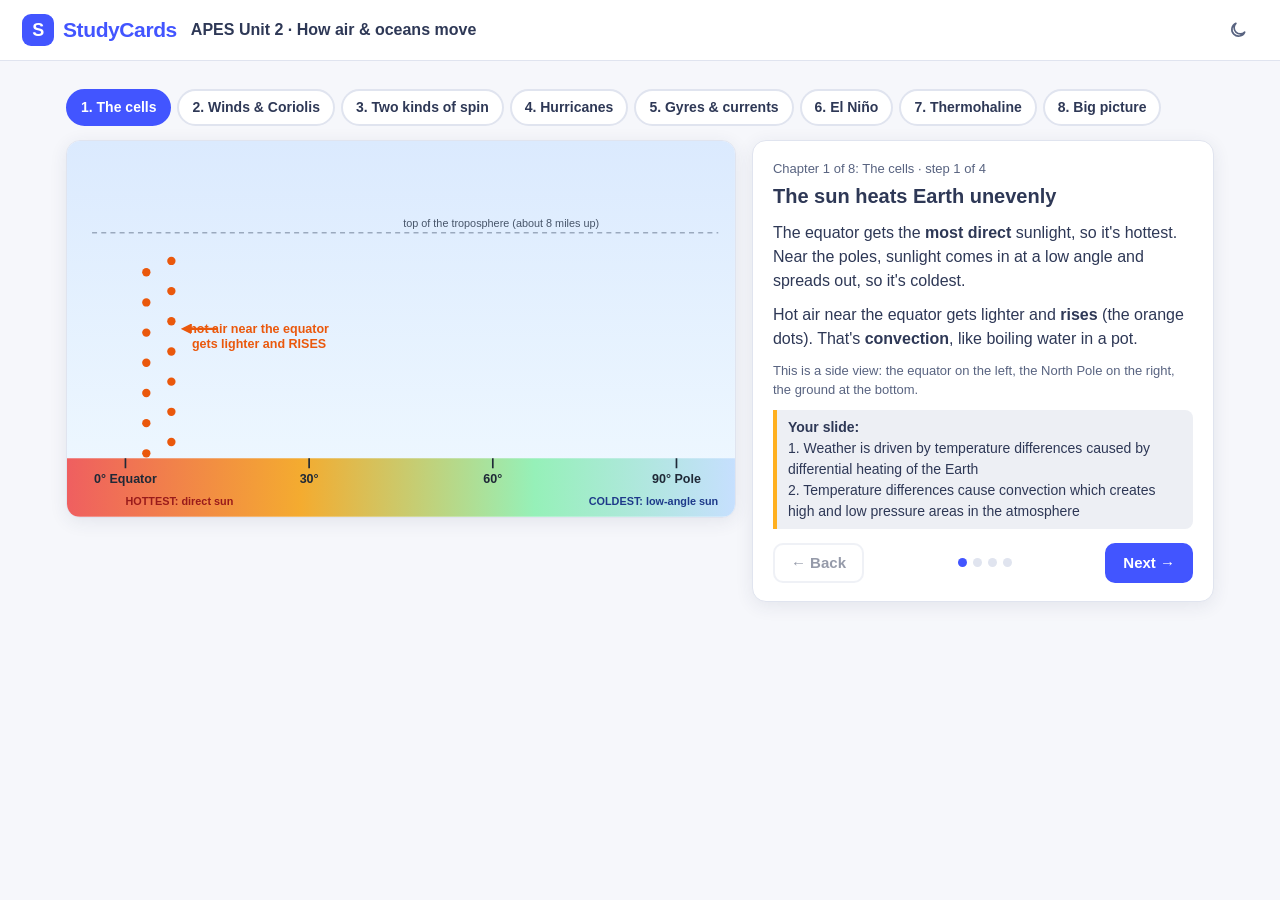
<file: explain/circulation.html>
<!doctype html>
<html lang="en">
<head>
<meta charset="utf-8">
<meta name="viewport" content="width=device-width,initial-scale=1">
<title>Air &amp; Ocean Circulation — visual explainer</title>
<link rel="stylesheet" href="../styles.css?v=1791521563">
<style>
.wrapx { max-width: 1180px; margin: 0 auto; padding: 16px 16px 80px; }
.chap { display: flex; gap: 6px; flex-wrap: wrap; margin: 12px 0 14px; }
.chap button { border: 2px solid var(--line); background: var(--card); color: var(--ink); border-radius: 999px; padding: 6px 13px; font: inherit; font-weight: 650; font-size: 14px; cursor: pointer; }
.chap button.on { background: var(--pri); border-color: var(--pri); color: #fff; }
.chap button.done:not(.on) { border-color: var(--ok); }
@media (max-width: 640px) { .chap { flex-wrap: nowrap; overflow-x: auto; padding-bottom: 6px; } .chap button { flex: none; } .wrapx { padding: 10px 10px 60px; } .panel { padding: 14px; } }
.stage { display: grid; grid-template-columns: minmax(0, 1.45fr) minmax(0, 1fr); gap: 16px; align-items: start; }
@media (max-width: 880px) { .stage { grid-template-columns: 1fr; } }
.scene { background: var(--card); border: 1px solid var(--line); border-radius: 14px; box-shadow: var(--shadow); overflow: hidden; position: sticky; top: 72px; }
@media (max-width: 880px) { .scene { position: static; } }
.scene svg { display: block; width: 100%; height: auto; }
.panel { background: var(--card); border: 1px solid var(--line); border-radius: 14px; box-shadow: var(--shadow); padding: 18px 20px; }
.panel h2 { font-size: 20px; margin: 2px 0 10px; }
.panel p { margin: 0 0 10px; }
.panel ol, .panel ul { margin: 0 0 10px; padding-left: 22px; }
.panel li { margin: 3px 0; }
.stepbar { display: flex; align-items: center; gap: 10px; margin-top: 14px; }
.dots { display: flex; gap: 6px; flex: 1; justify-content: center; }
.dots i { width: 9px; height: 9px; border-radius: 50%; background: var(--line); }
.dots i.on { background: var(--pri); }
.key { background: var(--soft); border-radius: 10px; padding: 10px 12px; margin: 10px 0; font-weight: 650; }
.slide { border-left: 4px solid var(--learn); padding: 7px 11px; background: var(--soft); border-radius: 0 8px 8px 0; font-size: 14px; margin: 10px 0; white-space: pre-line; }
.ck { border-top: 1px dashed var(--line); margin-top: 14px; padding-top: 12px; }
.ck .qq { font-weight: 650; margin-bottom: 6px; }
.ck .ckopt { display: block; width: 100%; text-align: left; margin: 6px 0; border: 2px solid var(--line); background: var(--card); color: var(--ink); border-radius: 10px; padding: 9px 12px; font: inherit; font-size: 15px; cursor: pointer; }
.ck .ckopt:hover { border-color: var(--mut); }
.ck .ckopt:disabled { cursor: default; color: var(--ink); }
.ck .ckopt.ok { border-color: var(--ok); background: var(--okbg); }
.ck .ckopt.bad { border-color: var(--bad); background: var(--badbg); }
.ckfb { margin-top: 8px; font-size: 15px; }
.mbtns { display: flex; gap: 6px; flex-wrap: wrap; margin: 8px 0 10px; }
.mbtns .btn.on { background: var(--pri); border-color: var(--pri); color: #fff; }
.fx { background: var(--soft); border-radius: 10px; padding: 10px 12px; margin: 10px 0; font-size: 15px; }
.fx ul { margin: 4px 0 0; }
table.cmp { border-collapse: collapse; width: 100%; font-size: 14px; margin: 8px 0 10px; }
table.cmp th, table.cmp td { border: 1px solid var(--line); padding: 6px 8px; text-align: left; vertical-align: top; }
table.cmp th { background: var(--soft); }
svg text { font-family: -apple-system, BlinkMacSystemFont, "Segoe UI", Roboto, sans-serif; }
.box-link { cursor: pointer; }
.box-link:hover rect { stroke-width: 3; }
</style>
</head>
<body>
<header class="topbar">
  <a class="logo" href="../#/"><span class="mark">S</span><span class="word">StudyCards</span></a>
  <div style="flex:1;font-weight:700">APES Unit 2 · How air &amp; oceans move</div>
  <button class="ib" id="theme" title="Dark mode"><svg class="ic" viewBox="0 0 24 24" fill="none" stroke="currentColor" stroke-width="2" stroke-linecap="round" stroke-linejoin="round"><path d="M20 14.5A8 8 0 1 1 9.5 4 6.5 6.5 0 0 0 20 14.5z"/></svg></button>
</header>
<div class="wrapx">
  <div class="chap" id="chap"></div>
  <div class="stage">
    <div class="scene" id="scene"></div>
    <div class="panel">
      <div id="body"></div>
      <div class="stepbar">
        <button class="btn" id="back">← Back</button>
        <div class="dots" id="dots"></div>
        <button class="btn primary" id="next">Next →</button>
      </div>
    </div>
  </div>
</div>
<script>
const NS = 'http://www.w3.org/2000/svg';
const C = { k: '#1f2937', r: '#dc2626', b: '#2563eb', o: '#ea580c', g: '#15803d', w: '#ffffff', p: '#7c3aed', s: '#475569' };
function S(tag, a = {}, p) { const e = document.createElementNS(NS, tag); for (const k in a) e.setAttribute(k, a[k]); if (p) p.appendChild(e); return e; }
function T(p, x, y, s, a = {}) { const e = S('text', { x, y, 'font-size': 15, fill: C.k, 'text-anchor': 'middle', ...a }, p); e.textContent = s; return e; }
function TL(p, x, y, lines, a = {}, lh = 18) { lines.forEach((s, i) => T(p, x, y + i * lh, s, a)); }
function A(p, d, c = 'k', w = 2.5, extra = {}) { return S('path', { d, fill: 'none', stroke: C[c], 'stroke-width': w, 'marker-end': `url(#m-${c})`, ...extra }, p); }
function lin(s, id, stops, vertical) {
  const g = S('linearGradient', { id, x1: 0, y1: 0, x2: vertical ? 0 : 1, y2: vertical ? 1 : 0 }, s.querySelector('defs'));
  stops.forEach(([o, c]) => S('stop', { offset: o, 'stop-color': c }, g));
}
function mix(a, b, t) {
  t = Math.max(0, Math.min(1, t));
  const h = x => [1, 3, 5].map(i => parseInt(x.slice(i, i + 2), 16));
  const [A1, B1] = [h(a), h(b)];
  return 'rgb(' + A1.map((v, i) => Math.round(v + (B1[i] - v) * t)).join(',') + ')';
}

let flows = [];
function flow(p, d, o = {}) {
  const path = S('path', { d, fill: 'none', stroke: o.trail || 'none', 'stroke-width': o.tw || 2, 'stroke-opacity': o.to ?? .25, 'stroke-linecap': 'round' }, p);
  const L = path.getTotalLength();
  const n = o.n || 10, dots = [];
  for (let i = 0; i < n; i++) dots.push(S('circle', { r: o.r || 4, fill: o.color || C.k, stroke: o.stroke || 'none', 'stroke-width': 2 }, p));
  const f = { path, L, dots, dur: o.dur || 6, speed: o.speed ?? 1, phase: Math.random(), colorFn: o.colorFn };
  flows.push(f);
  return f;
}
let last = performance.now();
function tick(now) {
  const dt = Math.min(.05, (now - last) / 1000); last = now;
  for (const f of flows) {
    f.phase = (f.phase + dt * f.speed / f.dur) % 1;
    f.dots.forEach((c, i) => {
      const u = (f.phase + i / f.dots.length) % 1, pt = f.path.getPointAtLength(u * f.L);
      c.setAttribute('cx', pt.x); c.setAttribute('cy', pt.y);
      if (f.colorFn) c.setAttribute('fill', f.colorFn(pt));
    });
  }
  requestAnimationFrame(tick);
}
requestAnimationFrame(tick);

function newSvg() {
  const box = document.getElementById('scene'); box.innerHTML = ''; flows = [];
  const s = S('svg', { viewBox: '0 0 800 450' }); box.appendChild(s);
  const defs = S('defs', {}, s);
  for (const k in C) {
    const m = S('marker', { id: 'm-' + k, viewBox: '0 0 10 10', refX: 7, refY: 5, markerWidth: 5, markerHeight: 5, orient: 'auto-start-reverse' }, defs);
    S('path', { d: 'M0,0 L10,5 L0,10 z', fill: C[k] }, m);
  }
  return s;
}
// rounded-rectangle loops; CW = up the left side, right along the top (on screen)
function loopCW(x1, y1, x2, y2, r) { return `M${x1},${y2 - r} L${x1},${y1 + r} Q${x1},${y1} ${x1 + r},${y1} L${x2 - r},${y1} Q${x2},${y1} ${x2},${y1 + r} L${x2},${y2 - r} Q${x2},${y2} ${x2 - r},${y2} L${x1 + r},${y2} Q${x1},${y2} ${x1},${y2 - r}`; }
function loopCCW(x1, y1, x2, y2, r) { return `M${x1},${y1 + r} L${x1},${y2 - r} Q${x1},${y2} ${x1 + r},${y2} L${x2 - r},${y2} Q${x2},${y2} ${x2},${y2 - r} L${x2},${y1 + r} Q${x2},${y1} ${x2 - r},${y1} L${x1 + r},${y1} Q${x1},${y1} ${x1},${y1 + r}`; }
function spiralD(cx, cy, R, r0, a0, turn) {
  let d = '';
  for (let i = 0; i <= 48; i++) { const t = i / 48, r = R - (R - r0) * t, a = a0 + turn * t; d += (i ? 'L' : 'M') + (cx + r * Math.cos(a)).toFixed(1) + ',' + (cy - r * Math.sin(a)).toFixed(1); }
  return d;
}
function cloud(p, x, y, s = 1, rain = true, fill = '#e2e8f0') {
  const g = S('g', { transform: `translate(${x},${y}) scale(${s})` }, p);
  if (rain) for (let i = -2; i <= 2; i++) S('line', { x1: i * 11, y1: 22, x2: i * 11 - 5, y2: 44, stroke: C.b, 'stroke-width': 2.5, 'stroke-linecap': 'round' }, g);
  [[-22, 6, 16], [0, -4, 21], [22, 6, 16], [0, 10, 18]].forEach(([dx, dy, r]) => S('circle', { cx: dx, cy: dy, r, fill }, g));
  return g;
}
function fish(p, x, y) {
  S('path', { d: `M${x + 12},${y} L${x + 20},${y - 6} L${x + 20},${y + 6} Z`, fill: '#fde68a' }, p);
  S('ellipse', { cx: x, cy: y, rx: 13, ry: 6, fill: '#fde68a' }, p);
  S('circle', { cx: x - 7, cy: y - 1, r: 1.6, fill: C.k }, p);
}
function sun(p, x, y, r = 15) {
  for (let i = 0; i < 8; i++) { const a = i * Math.PI / 4; S('line', { x1: x + Math.cos(a) * (r + 4), y1: y + Math.sin(a) * (r + 4), x2: x + Math.cos(a) * (r + 11), y2: y + Math.sin(a) * (r + 11), stroke: '#f59e0b', 'stroke-width': 3, 'stroke-linecap': 'round' }, p); }
  S('circle', { cx: x, cy: y, r, fill: '#facc15' }, p);
}

/* ---------- 1. CELLS (side view, equator → pole) ---------- */
const X = l => 70 + l * 7.333;
function cellsScene(s, stage) {
  lin(s, 'sky', [['0', '#dbeafe'], ['1', '#f0f9ff']], true);
  lin(s, 'heat', [['0', '#ef4444'], ['0.35', '#f59e0b'], ['0.7', '#86efac'], ['1', '#bfdbfe']]);
  S('rect', { x: 0, y: 0, width: 800, height: 450, fill: 'url(#sky)' }, s);
  S('rect', { x: 0, y: 380, width: 800, height: 70, fill: 'url(#heat)', opacity: .85 }, s);
  S('line', { x1: 30, y1: 110, x2: 780, y2: 110, stroke: '#64748b', 'stroke-dasharray': '6 5' }, s);
  T(s, 520, 103, 'top of the troposphere (about 8 miles up)', { fill: C.s, 'font-size': 13 });
  [[0, '0° Equator'], [30, '30°'], [60, '60°'], [90, '90° Pole']].forEach(([l, t]) => {
    S('line', { x1: X(l), y1: 380, x2: X(l), y2: 392, stroke: C.k, 'stroke-width': 2 }, s);
    T(s, Math.max(X(l), 52), 410, t, { 'font-weight': 700 });
  });
  if (stage === 0) {
    T(s, 70, 436, 'HOTTEST: direct sun', { 'font-size': 13, 'font-weight': 700, fill: '#991b1b', 'text-anchor': 'start' });
    T(s, 780, 436, 'COLDEST: low-angle sun', { 'font-size': 13, 'font-weight': 700, fill: '#1e3a8a', 'text-anchor': 'end' });
    flow(s, 'M95,375 L95,122', { n: 7, color: C.o, r: 5, dur: 4 });
    flow(s, 'M125,375 L125,122', { n: 7, color: C.o, r: 5, dur: 4.6 });
    TL(s, 230, 230, ['hot air near the equator', 'gets lighter and RISES'], { 'font-weight': 700, fill: C.o });
    A(s, 'M180,225 L140,225', 'o', 2.5);
    return;
  }
  flow(s, loopCW(X(0) + 18, 140, X(30) - 18, 362, 30), { n: 16, color: C.o, r: 5, dur: 9, trail: C.o, tw: 3 });
  T(s, X(15), 260, 'HADLEY CELL', { 'font-weight': 800, fill: C.o });
  cloud(s, 110, 150, 1);
  S('path', { d: `M${X(30) - 50},380 Q${X(30)},352 ${X(30) + 50},380 Z`, fill: '#fcd34d' }, s);
  const lab = (l, a, b, c) => { const x = Math.min(Math.max(X(l), 60), 745); T(s, x, 32, a, { 'font-weight': 800, fill: c }); T(s, x, 52, b, { 'font-size': 13, fill: C.s }); };
  lab(0, 'RISES', 'cools → rain', C.b);
  lab(30, 'SINKS', 'warms → dry', C.o);
  if (stage >= 2) {
    flow(s, loopCCW(X(30) + 18, 140, X(60) - 18, 362, 30), { n: 16, color: C.g, r: 5, dur: 9, trail: C.g, tw: 3 });
    flow(s, loopCW(X(60) + 18, 140, X(90) - 18, 362, 30), { n: 16, color: C.b, r: 5, dur: 9, trail: C.b, tw: 3 });
    T(s, X(45), 260, 'FERREL CELL', { 'font-weight': 800, fill: C.g });
    T(s, X(75), 260, 'POLAR CELL', { 'font-weight': 800, fill: C.b });
    cloud(s, X(60), 150, 1);
    S('rect', { x: X(90) - 70, y: 374, width: 80, height: 8, fill: '#f8fafc', rx: 3 }, s);
    lab(60, 'RISES', 'cools → rain', C.b);
    lab(90, 'SINKS', 'cold & dry', C.o);
  }
  if (stage >= 3) {
    [[0, 'LOW'], [30, 'HIGH'], [60, 'LOW'], [90, 'HIGH']].forEach(([l, t]) => T(s, Math.min(Math.max(X(l), 60), 745), 72, t + ' pressure', { 'font-size': 13, 'font-weight': 700, fill: t === 'LOW' ? C.b : C.o }));
    [[0, 'rainforest'], [30, 'deserts'], [60, 'temperate & boreal forest'], [90, 'ice & tundra']].forEach(([l, t]) => T(s, Math.min(Math.max(X(l), 52), 740), 436, t, { 'font-size': 13, 'font-weight': 700, fill: '#14532d' }));
    [[15, 'surface: trade winds'], [45, 'surface: westerlies'], [75, 'surface: polar easterlies']].forEach(([l, t]) => T(s, X(l), 376, t, { 'font-size': 12, fill: C.k }));
  }
}

/* ---------- 2. WINDS / CORIOLIS (map view) ---------- */
const Y = l => 225 - l * 2.3;
function windBase(s) {
  const band = (a, b, c) => S('rect', { x: 0, y: Y(b), width: 800, height: Y(a) - Y(b), fill: c }, s);
  band(60, 90, '#e0f2fe'); band(30, 60, '#dcfce7'); band(0, 30, '#fef9c3');
  band(-30, 0, '#fef9c3'); band(-60, -30, '#dcfce7'); band(-90, -60, '#e0f2fe');
  S('rect', { x: 0, y: Y(4), width: 800, height: Y(-4) - Y(4), fill: '#fecaca' }, s);
  [60, 30, 0, -30, -60].forEach(l => {
    S('line', { x1: 0, y1: Y(l), x2: 800, y2: Y(l), stroke: '#94a3b8', 'stroke-dasharray': '5 5' }, s);
    T(s, 8, Y(l) - 5, l === 0 ? '0° equator' : Math.abs(l) + '°' + (l > 0 ? 'N' : 'S'), { 'text-anchor': 'start', 'font-size': 13, 'font-weight': 700, fill: C.s });
  });
  [[88, 'H polar high'], [60, 'L subpolar low'], [30, 'H subtropical high'], [0, 'L ITCZ'], [-30, 'H subtropical high'], [-60, 'L subpolar low'], [-88, 'H polar high']].forEach(([l, t]) =>
    T(s, 792, Y(l) + (Math.abs(l) === 88 ? (l > 0 ? 12 : -2) : -5), t, { 'text-anchor': 'end', 'font-size': 12, 'font-weight': 700, fill: t[0] === 'H' ? C.o : C.b }));
  T(s, 400, 14, 'W ←  map view, north is up  → E', { 'font-size': 12, fill: C.s });
}
const XS = [260, 420, 580];
function straightWinds(s, south) {
  const sg = south ? -1 : 1;
  XS.forEach(x => {
    A(s, `M${x},${Y(sg * 27)} L${x},${Y(sg * 5)}`, 's', 2, { 'stroke-dasharray': '5 4', opacity: .6 });
    A(s, `M${x - 60},${Y(sg * 33)} L${x - 60},${Y(sg * 55)}`, 's', 2, { 'stroke-dasharray': '5 4', opacity: .6 });
    A(s, `M${x + 40},${Y(sg * 87)} L${x + 40},${Y(sg * 65)}`, 's', 2, { 'stroke-dasharray': '5 4', opacity: .6 });
  });
}
function curvedWinds(s, south) {
  const sg = south ? -1 : 1;
  XS.forEach(x => {
    const tr = `M${x},${Y(sg * 27)} Q${x},${Y(sg * 13)} ${x - 120},${Y(sg * 3)}`;
    const we = `M${x - 60},${Y(sg * 33)} Q${x - 60},${Y(sg * 47)} ${x + 60},${Y(sg * 57)}`;
    const po = `M${x + 40},${Y(sg * 87)} Q${x + 40},${Y(sg * 76)} ${x - 80},${Y(sg * 63)}`;
    A(s, tr, 'o', 2.5, { opacity: .55 }); A(s, we, 'g', 2.5, { opacity: .55 }); A(s, po, 'b', 2.5, { opacity: .55 });
    flow(s, tr, { n: 4, color: C.o, r: 4.5, dur: 3.5 });
    flow(s, we, { n: 4, color: C.g, r: 4.5, dur: 3.5 });
    flow(s, po, { n: 4, color: C.b, r: 4.5, dur: 3.5 });
  });
  const lb = (l, t, c) => T(s, 712, Y(l) + 5, t, { 'font-size': 14, 'font-weight': 800, fill: c });
  if (!south) { lb(16, 'NE trade winds', C.o); lb(45, 'westerlies', C.g); lb(75, 'polar easterlies', C.b); }
  else { lb(-16, 'SE trade winds', C.o); lb(-45, 'westerlies', C.g); lb(-75, 'polar easterlies', C.b); }
}
function windScene(s, stage) {
  windBase(s);
  if (stage === 0) { straightWinds(s, false); straightWinds(s, true); T(s, 712, Y(45), 'no spin:', { 'font-weight': 700, fill: C.s }); T(s, 712, Y(45) + 18, 'straight N or S', { 'font-weight': 700, fill: C.s }); return; }
  straightWinds(s, false); curvedWinds(s, false);
  if (stage >= 2) { straightWinds(s, true); curvedWinds(s, true); T(s, 712, Y(0) + 5, '→ converge ←', { 'font-size': 13, 'font-weight': 800, fill: '#991b1b' }); }
  else T(s, 400, Y(-45), 'Southern Hemisphere: next step', { fill: C.s, 'font-size': 14 });
}

/* ---------- 3. TWO KINDS OF SPIN ---------- */
function spinScene(s, stage) {
  S('rect', { x: 0, y: 0, width: 400, height: 450, fill: '#e0f2fe' }, s);
  S('rect', { x: 400, y: 0, width: 400, height: 450, fill: stage >= 2 ? '#cfe8ff' : '#f1f5f9' }, s);
  T(s, 200, 30, 'A STORM: air rushing INTO a low', { 'font-weight': 800 });
  const cx = 200, cy = 245;
  if (stage === 0) {
    for (let k = 0; k < 8; k++) { const a = k * Math.PI / 4; A(s, `M${cx + 160 * Math.cos(a)},${cy - 160 * Math.sin(a)} L${cx + 45 * Math.cos(a)},${cy - 45 * Math.sin(a)}`, 's', 2.5, { 'stroke-dasharray': '6 4' }); }
    T(s, 200, 430, 'air moves straight in (no spin yet)', { fill: C.s });
  } else {
    for (let k = 0; k < 8; k++) {
      const d = spiralD(cx, cy, 165, 28, k * Math.PI / 4, 1.9);
      A(s, d, 'b', 2, { opacity: .45 });
      flow(s, d, { n: 4, color: C.b, r: 4.5, dur: 4 });
    }
    T(s, 200, 430, 'each stream curves RIGHT → COUNTERCLOCKWISE', { 'font-weight': 800, fill: C.b, 'font-size': 14 });
  }
  T(s, cx, cy + 12, 'L', { 'font-size': 38, 'font-weight': 900, fill: C.b });
  if (stage >= 2) {
    T(s, 600, 30, 'A GYRE: water pushed by 2 wind belts', { 'font-weight': 800 });
    S('rect', { x: 430, y: 120, width: 18, height: 260, fill: '#86efac' }, s);
    S('rect', { x: 752, y: 120, width: 18, height: 260, fill: '#86efac' }, s);
    A(s, 'M500,92 L700,92', 'g', 4); T(s, 600, 78, 'westerlies push the top EAST', { 'font-size': 13, 'font-weight': 700, fill: C.g });
    A(s, 'M700,408 L500,408', 'o', 4); T(s, 600, 432, 'trade winds push the bottom WEST', { 'font-size': 13, 'font-weight': 700, fill: C.o });
    const d = loopCW(470, 130, 730, 370, 50);
    S('path', { d, fill: 'none', stroke: C.p, 'stroke-width': 3, opacity: .35 }, s);
    flow(s, d, { n: 22, color: C.p, r: 5, dur: 10 });
    T(s, 600, 245, 'CLOCKWISE', { 'font-size': 22, 'font-weight': 900, fill: C.p });
    T(s, 600, 268, '“opposite of Coriolis”', { 'font-size': 13, fill: C.s });
  } else T(s, 600, 240, '(next step)', { fill: '#94a3b8' });
}

/* ---------- 4. HURRICANES ---------- */
function hurrTop(s) {
  S('rect', { x: 0, y: 0, width: 800, height: 450, fill: '#1e3a5f' }, s);
  const cx = 340, cy = 225;
  for (let k = 0; k < 5; k++) {
    const d = spiralD(cx, cy, 205, 30, k * 2 * Math.PI / 5, 2.7);
    S('path', { d, fill: 'none', stroke: '#fff', 'stroke-width': 20, opacity: .2, 'stroke-linecap': 'round' }, s);
    flow(s, d, { n: 6, color: '#fff', r: 3.5, dur: 4.5 });
  }
  S('circle', { cx, cy, r: 24, fill: '#1e3a5f', stroke: '#fff', 'stroke-width': 7, opacity: .95 }, s);
  T(s, cx, cy + 6, 'L', { 'font-size': 18, 'font-weight': 900, fill: '#fff' });
  const W = { fill: '#fff', 'text-anchor': 'start', 'font-size': 15 };
  TL(s, 580, 70, ['LOW pressure center', 'air rushes in from', 'every side'], { ...W, 'font-weight': 700 });
  TL(s, 580, 175, ['EYE: calm, clear,', 'sinking air'], W);
  TL(s, 580, 245, ['EYEWALL: strongest', 'winds, heaviest rain'], W);
  TL(s, 580, 330, ['spins COUNTERCLOCKWISE', '(Northern Hemisphere)'], { ...W, 'font-weight': 800, fill: '#93c5fd' });
  A(s, 'M575,170 L372,220', 'w', 1.5, { opacity: .7 });
}
function hurrSide(s) {
  lin(s, 'hs', [['0', '#e0f2fe'], ['1', '#f8fafc']], true);
  lin(s, 'wo', [['0', '#fb923c'], ['1', '#dc2626']], true);
  S('rect', { x: 0, y: 0, width: 800, height: 370, fill: 'url(#hs)' }, s);
  S('rect', { x: 0, y: 370, width: 800, height: 80, fill: 'url(#wo)' }, s);
  T(s, 400, 415, 'warm ocean water — at least about 26.5 °C (80 °F)', { fill: '#fff', 'font-weight': 800 });
  [[300, 375], [425, 500]].forEach(([a, b]) => S('path', { d: `M${a},345 L${a},120 Q${a},80 ${(a + b) / 2},80 Q${b},80 ${b},120 L${b},345 Z`, fill: '#cbd5e1', opacity: .85 }, s));
  S('path', { d: 'M180,95 Q400,40 620,95', fill: 'none', stroke: '#cbd5e1', 'stroke-width': 26, opacity: .6, 'stroke-linecap': 'round' }, s);
  const L = 'M20,356 L320,356 Q338,356 338,338 L338,112 Q338,95 320,93 L40,72';
  const R = 'M780,356 L480,356 Q462,356 462,338 L462,112 Q462,95 480,93 L760,72';
  [L, R].forEach(d => flow(s, d, { n: 14, color: C.r, r: 4.5, dur: 6, trail: C.r, tw: 2, to: .3 }));
  flow(s, 'M400,110 L400,345', { n: 3, color: '#64748b', r: 4, dur: 7 });
  [70, 160, 250, 550, 640, 730].forEach(x => A(s, `M${x},368 q7,-8 0,-15 q-7,-8 0,-15`, 'b', 2));
  T(s, 400, 30, 'EYE: calm, sinking air', { 'font-size': 13, 'font-weight': 700, fill: C.s });
  const B = { 'text-anchor': 'start', 'font-size': 14, 'font-weight': 700 };
  TL(s, 20, 300, ['① warm water evaporates', '   → warm, moist air'], { ...B, fill: C.b }, 17);
  TL(s, 20, 200, ['② air spirals in and', '   RISES in the eyewall'], { ...B, fill: C.r }, 17);
  TL(s, 530, 175, ['③ water vapor condenses', '   → releases HEAT', '   → air rises even faster'], { ...B, fill: '#9a3412' }, 17);
  TL(s, 530, 275, ['④ pressure drops more', '   → more air rushes in', '   (positive feedback)'], { ...B, fill: C.p }, 17);
}
const HY = l => 420 - l * 8.5;
function hurrMap(s) {
  S('rect', { x: 0, y: 0, width: 800, height: 450, fill: '#bfdbfe' }, s);
  const land = { fill: '#bbf7d0', stroke: '#15803d', 'stroke-width': 1.5 };
  S('path', { d: 'M0,30 L330,30 L330,95 L300,130 L262,170 L236,200 L224,238 L212,242 L205,205 L170,205 L140,230 L110,262 L0,272 Z', ...land }, s);
  S('path', { d: 'M0,330 L110,330 L190,345 L300,390 L330,450 L0,450 Z', ...land }, s);
  S('path', { d: 'M600,450 L620,390 L680,360 L730,345 L740,300 L720,250 L740,200 L800,170 L800,450 Z', ...land }, s);
  S('path', { d: 'M720,30 L800,30 L800,130 L760,140 L730,110 Z', ...land }, s);
  T(s, 140, 110, 'North America', { 'font-weight': 700, fill: '#14532d' });
  T(s, 120, 410, 'South America', { 'font-weight': 700, fill: '#14532d' });
  T(s, 730, 410, 'Africa', { 'font-weight': 700, fill: '#14532d' });
  [0, 10, 20, 30, 40].forEach(l => { S('line', { x1: 0, y1: HY(l), x2: 800, y2: HY(l), stroke: '#64748b', 'stroke-dasharray': '4 6', opacity: .6 }, s); T(s, 795, HY(l) - 4, l + '°N', { 'text-anchor': 'end', 'font-size': 12, fill: C.s }); });
  T(s, 470, HY(0) + 22, 'equator: almost never forms here (no Coriolis to start the spin)', { 'font-size': 13, 'font-weight': 700, fill: '#1e3a8a' });
  S('rect', { x: 340, y: HY(20), width: 330, height: HY(5) - HY(20), fill: '#f97316', opacity: .15 }, s);
  T(s, 505, HY(6), 'birth zone: warm water, ~5–20°', { 'font-size': 13, 'font-weight': 700, fill: '#9a3412' });
  const d = 'M700,318 C560,300 380,300 300,240 C240,195 260,140 420,85';
  A(s, d, 'k', 2.5, { 'stroke-dasharray': '7 5' });
  flow(s, d, { n: 1, color: '#f97316', r: 12, stroke: '#fff', dur: 7 });
  T(s, 520, 286, '← trade winds push it WEST', { 'font-weight': 800, fill: C.o });
  T(s, 520, 120, 'westerlies push it NORTHEAST →', { 'font-weight': 800, fill: C.g });
  T(s, 360, 205, 'curves north', { 'font-size': 13, 'font-weight': 700, 'text-anchor': 'start' });
  T(s, 560, 60, 'weakens over land or cold water (no fuel)', { 'font-size': 13, 'font-weight': 700, fill: C.s });
}

/* ---------- 5. GYRES ---------- */
const GY = l => 225 - l * 3.6;
function gyreScene(s, stage) {
  S('rect', { x: 0, y: 0, width: 800, height: 450, fill: '#cfe8ff' }, s);
  const land = { fill: '#bbf7d0', stroke: '#15803d', 'stroke-width': 1.5 };
  S('rect', { x: 0, y: 0, width: 150, height: 450, ...land }, s);
  S('rect', { x: 650, y: 0, width: 150, height: 450, ...land }, s);
  S('line', { x1: 150, y1: 225, x2: 650, y2: 225, stroke: '#64748b', 'stroke-dasharray': '5 5' }, s);
  T(s, 400, 240, 'equator', { 'font-size': 12, fill: C.s });
  const LG = { 'font-size': 13, 'font-weight': 800, fill: '#14532d' };
  TL(s, 75, 24, ['North', 'America'], LG, 15);
  TL(s, 725, 24, ['Europe /', 'Africa'], LG, 15);
  if (stage >= 4) { TL(s, 75, 300, ['South', 'America'], LG, 15); T(s, 725, 300, 'Africa', LG); }
  const wind = (y, dir, c, label, ly) => {
    [230, 380, 530].forEach(x => dir < 0 ? A(s, `M${x + 90},${y} L${x},${y}`, c, 3.5) : A(s, `M${x},${y} L${x + 90},${y}`, c, 3.5));
    T(s, 400, ly, label, { 'font-size': 13, 'font-weight': 800, fill: C[c] });
  };
  wind(42, 1, 'g', 'westerlies (from the west) push the water EAST →', 24);
  wind(205, -1, 'o', '← trade winds (from the east) push the water WEST', 221);
  if (stage === 1) {
    flow(s, 'M600,180 L170,180', { n: 9, color: C.p, r: 5, dur: 5 });
    flow(s, 'M200,72 L630,72', { n: 9, color: C.p, r: 5, dur: 5 });
    T(s, 165, 160, '?', { 'font-size': 30, 'font-weight': 900, fill: C.p });
    T(s, 637, 100, '?', { 'font-size': 30, 'font-weight': 900, fill: C.p });
  }
  const tint = pt => mix('#dc2626', '#2563eb', (pt.x - 190) / 420);
  if (stage >= 2) {
    const d = loopCW(190, GY(45), 610, GY(10), 40);
    S('path', { d, fill: 'none', stroke: stage >= 3 ? '#64748b' : C.p, 'stroke-width': 3, opacity: .3 }, s);
    flow(s, d, { n: 30, color: C.p, r: 5, dur: 14, colorFn: stage >= 3 ? tint : null });
    T(s, 400, 132, 'CLOCKWISE', { 'font-size': 22, 'font-weight': 900, fill: stage >= 3 ? C.k : C.p });
  }
  if (stage >= 3) {
    TL(s, 75, 95, ['Gulf Stream', 'WARM', 'flows north', 'from tropics'], { 'font-size': 13, 'font-weight': 800, fill: C.r }, 16);
    TL(s, 725, 95, ['Canary Current', 'COLD', 'flows south', '+ upwelling'], { 'font-size': 13, 'font-weight': 800, fill: C.b }, 16);
    T(s, 75, 175, '(east coast)', { 'font-size': 12, fill: C.s });
    T(s, 725, 175, '(west coast)', { 'font-size': 12, fill: C.s });
  }
  if (stage >= 4) {
    wind(245, -1, 'o', '', 0);
    wind(410, 1, 'g', '', 0);
    const d = loopCCW(190, GY(-10), 610, GY(-45), 40);
    S('path', { d, fill: 'none', stroke: '#64748b', 'stroke-width': 3, opacity: .3 }, s);
    flow(s, d, { n: 30, color: C.p, r: 5, dur: 14, colorFn: tint });
    T(s, 400, 330, 'COUNTERCLOCKWISE', { 'font-size': 20, 'font-weight': 900 });
    TL(s, 75, 335, ['Brazil Current', 'WARM, flows south'], { 'font-size': 12, 'font-weight': 800, fill: C.r }, 15);
    TL(s, 725, 335, ['Benguela Current', 'COLD, flows north', '+ upwelling'], { 'font-size': 12, 'font-weight': 800, fill: C.b }, 15);
  }
}

/* ---------- 6. EL NIÑO ---------- */
let ensoMode = 'normal';
const ENSO = {
  normal: { wl: 340, el: 232, speed: 1, rise: 150, fx: '' },
  nino: { wl: 285, el: 292, speed: .45, rise: 600 },
  nina: { wl: 368, el: 214, speed: 1.8, rise: 150 },
};
function ensoScene(s) {
  const m = ENSO[ensoMode];
  S('rect', { x: 0, y: 0, width: 800, height: 205, fill: '#eff6ff' }, s);
  S('rect', { x: 70, y: 205, width: 660, height: 245, fill: '#1e40af' }, s);
  lin(s, 'warm', [['0', '#ef4444'], ['1', '#fdba74']]);
  S('path', { d: `M70,205 L730,205 L730,${m.el} L70,${m.wl} Z`, fill: 'url(#warm)' }, s);
  S('line', { x1: 70, y1: m.wl, x2: 730, y2: m.el, stroke: '#fff', 'stroke-width': 2, 'stroke-dasharray': '7 5' }, s);
  T(s, 400, (m.wl + m.el) / 2 + 18, 'thermocline', { 'font-size': 12, fill: '#fff', 'font-weight': 700 });
  T(s, 400, 432, 'COLD, nutrient-rich deep water', { fill: '#dbeafe', 'font-weight': 700 });
  const land = { fill: '#86efac', stroke: '#15803d', 'stroke-width': 1.5 };
  S('rect', { x: 0, y: 190, width: 70, height: 260, ...land }, s);
  S('path', { d: 'M730,205 L766,118 L800,205 L800,450 L730,450 Z', ...land }, s);
  TL(s, 36, 160, ['Indonesia', 'Australia'], { 'font-size': 12, 'font-weight': 800, fill: '#14532d' }, 14);
  TL(s, 752, 92, ['Peru', '(S. Am.)'], { 'font-size': 12, 'font-weight': 800, fill: '#14532d' }, 14);
  if (ensoMode === 'nino') {
    const d = loopCCW(170, 70, 600, 188, 30);
    S('path', { d, fill: 'none', stroke: '#94a3b8', 'stroke-width': 2, opacity: .5 }, s);
    flow(s, d, { n: 12, color: '#475569', r: 4, dur: 9, speed: m.speed });
    cloud(s, 640, 60, 1.15);
    sun(s, 150, 55);
    T(s, 150, 105, 'DROUGHT', { 'font-weight': 800, fill: C.o });
    T(s, 655, 145, 'RAIN / FLOODS', { 'font-weight': 800, fill: C.b });
    T(s, 385, 200, 'trade winds WEAK (can even reverse)', { 'font-size': 13, 'font-weight': 800, fill: C.k });
    T(s, 470, 250, 'warm water sloshes EAST →', { 'font-weight': 800, fill: '#7f1d1d' });
    T(s, 610, 340, '✕ upwelling blocked', { 'font-weight': 800, fill: '#fecaca' });
    T(s, 610, 360, 'few fish', { 'font-size': 13, fill: '#fecaca' });
  } else {
    const d = loopCW(150, 70, 650, 188, 30);
    S('path', { d, fill: 'none', stroke: '#94a3b8', 'stroke-width': 2, opacity: .5 }, s);
    flow(s, d, { n: 16, color: '#475569', r: 4, dur: 9, speed: m.speed });
    cloud(s, 110, 60, ensoMode === 'nina' ? 1.35 : 1.1);
    sun(s, 650, 50);
    T(s, 110, 130, ensoMode === 'nina' ? 'HEAVY RAIN' : 'RAIN', { 'font-weight': 800, fill: C.b });
    T(s, 650, 100, 'DRY', { 'font-weight': 800, fill: C.o });
    T(s, 400, 200, ensoMode === 'nina' ? '← trade winds EXTRA STRONG' : '← trade winds blow WEST', { 'font-size': 13, 'font-weight': 800, fill: C.k });
    T(s, 230, 262, 'WARM water piles up', { 'font-weight': 800, fill: '#7f1d1d' });
    T(s, 120, 198, 'sea level +½ m', { 'font-size': 11, fill: C.s });
    const up = 'M705,440 Q705,214 600,211';
    flow(s, up, { n: ensoMode === 'nina' ? 10 : 6, color: '#93c5fd', r: 4.5, dur: 5, speed: m.speed });
    T(s, 610, 330, 'cold water RISES', { 'font-weight': 800, fill: '#dbeafe' });
    T(s, 610, 348, '(upwelling)', { 'font-size': 13, fill: '#dbeafe' });
    const fishN = ensoMode === 'nina' ? 6 : 3;
    for (let i = 0; i < fishN; i++) fish(s, 470 + (i % 3) * 34, 292 + Math.floor(i / 3) * 20);
  }
  T(s, 400, 22, { normal: 'NORMAL YEAR', nino: 'EL NIÑO', nina: 'LA NIÑA' }[ensoMode], { 'font-size': 18, 'font-weight': 900, fill: ensoMode === 'nino' ? C.r : ensoMode === 'nina' ? C.b : C.k });
}
const FX = {
  normal: '<b>Normal:</b> rain in Indonesia &amp; Australia · upwelling and a huge fishery off Peru · dry coast of Peru.',
  nino: '<b>El Niño effects (your slide):</b><ul><li>Warming of the Pacific off Peru</li><li>Warm, dry winters in the northwestern U.S. (you!)</li><li>Cool, wet winters in the southwestern U.S.</li><li>Flooding in Peru</li><li>Drought in Australia and Indonesia</li><li>Plus: upwelling stops → fisheries crash; coral bleaching</li></ul>',
  nina: '<b>La Niña effects (opposite):</b><ul><li>Even more upwelling → more fish off Peru</li><li>Heavier rain, even flooding, in Australia &amp; Indonesia</li><li>Cold, wet winters in the Pacific Northwest</li><li>Drier southwestern U.S.</li></ul>',
};

/* ---------- 7. THERMOHALINE ---------- */
let melted = false;
function densityScene(s) {
  S('rect', { x: 0, y: 0, width: 800, height: 450, fill: '#f0f9ff' }, s);
  lin(s, 'tank', [['0', '#bfdbfe'], ['1', '#1e3a8a']], true);
  S('rect', { x: 180, y: 50, width: 420, height: 370, rx: 10, fill: 'url(#tank)', stroke: '#334155', 'stroke-width': 2 }, s);
  const blob = (x, y, c, a, b, tc) => { S('circle', { cx: x, cy: y, r: 24, fill: c, stroke: '#fff', 'stroke-width': 3 }, s); T(s, x, y + 44, a, { 'font-size': 14, 'font-weight': 800, fill: tc }); if (b) T(s, x, y + 61, b, { 'font-size': 12, fill: tc }); };
  blob(390, 85, '#f87171', 'WARM + FRESH', 'least dense: floats on top', C.k);
  blob(290, 215, '#fb923c', 'warm + salty', 'in between', '#fff');
  blob(490, 215, '#93c5fd', 'cold + fresh', 'in between', '#fff');
  blob(390, 330, '#0f172a', 'COLD + SALTY', 'MOST dense: sinks to the bottom', '#fff');
  A(s, 'M650,80 L650,400', 'k', 3);
  T(s, 660, 80, 'less dense', { 'text-anchor': 'start', 'font-weight': 700 });
  T(s, 660, 405, 'more dense', { 'text-anchor': 'start', 'font-weight': 700 });
  T(s, 390, 442, 'thermo = temperature   ·   haline = salt', { 'font-size': 14, fill: C.s, 'font-weight': 700 });
}
function conveyorScene(s, stage) {
  S('rect', { x: 0, y: 0, width: 800, height: 450, fill: '#e0f2fe' }, s);
  lin(s, 'belt', [['0', '#ef4444'], ['1', '#2563eb']], true);
  const d = loopCCW(150, 140, 650, 330, 50);
  S('path', { d, fill: 'none', stroke: 'url(#belt)', 'stroke-width': 26, opacity: melted ? .15 : .3 }, s);
  flow(s, d, { n: 34, r: 5.5, dur: 16, speed: melted ? .18 : 1, colorFn: pt => mix('#dc2626', '#1d4ed8', (pt.y - 140) / 190) });
  T(s, 400, 118, 'WARM surface water flows toward the North Atlantic', { 'font-weight': 800, fill: C.r });
  TL(s, 125, 215, ['SINKS near', 'Greenland', '(cold + salty)'], { 'text-anchor': 'end', 'font-weight': 800, fill: '#1e3a8a' });
  TL(s, 675, 215, ['RISES near', 'the equator', '(upwelling)'], { 'text-anchor': 'start', 'font-weight': 800, fill: '#9a3412' });
  TL(s, 400, 368, ['COLD deep water flows along the ocean floor', 'to Antarctica, then the Indian & Pacific'], { 'font-weight': 700, fill: '#1e3a8a' });
  T(s, 400, 240, 'one loop ≈ 1,000 years', { 'font-size': 17, 'font-weight': 800, fill: C.k });
  if (stage >= 2) {
    T(s, 400, 60, melted ? 'less warm water arrives → England / Europe COOLS' : 'Gulf Stream → warms England', { 'font-size': 16, 'font-weight': 800, fill: melted ? C.b : C.r });
    if (melted) T(s, 400, 80, '(Newfoundland is already cold at the same latitude)', { 'font-size': 12, fill: C.s }); else sun(s, 600, 55, 12);
    T(s, 175, 275, 'oxygen ↓', { 'text-anchor': 'start', 'font-size': 13, 'font-weight': 700, fill: '#1e3a8a' });
    T(s, 625, 275, 'nutrients ↑', { 'text-anchor': 'end', 'font-size': 13, 'font-weight': 700, fill: '#9a3412' });
  }
  if (melted) {
    S('ellipse', { cx: 185, cy: 150, rx: 60, ry: 22, fill: '#f0fdff', stroke: '#67e8f9', 'stroke-width': 3 }, s);
    T(s, 185, 155, 'fresh meltwater', { 'font-size': 12, 'font-weight': 800, fill: '#0e7490' });
    T(s, 400, 300, 'fresh = less dense → less sinking → conveyor SLOWS', { 'font-size': 14, 'font-weight': 800, fill: '#0e7490' });
  }
}

/* ---------- 8. BIG PICTURE ---------- */
function bigScene(s) {
  S('rect', { x: 0, y: 0, width: 800, height: 450, fill: '#f8fafc' }, s);
  const box = (x, y, w, h, lines, fill, stroke, ch, dash) => {
    const g = S('g', { class: 'box-link' }, s);
    S('rect', { x, y, width: w, height: h, rx: 10, fill, stroke, 'stroke-width': 2, 'stroke-dasharray': dash || '' }, g);
    const top = y + h / 2 - (lines.length - 1) * 8 + 5;
    lines.forEach((t, i) => T(g, x + w / 2, top + i * 16, t, { 'font-size': i ? 12.5 : 13.5, 'font-weight': i ? 500 : 800 }));
    g.addEventListener('click', () => go(ch, 0));
  };
  box(250, 8, 300, 40, ['☀ The sun heats the equator the most'], '#fef3c7', '#d97706', 0);
  box(225, 70, 350, 40, ['Hot air rises, cool air sinks (convection)'], '#fee2e2', '#dc2626', 0);
  box(175, 132, 450, 52, ['3 cells: rise / sink / rise / sink at 0° 30° 60° 90°', 'wet at 0° & 60°, dry at 30° & 90° → where the biomes are'], '#ffedd5', '#ea580c', 0);
  box(175, 206, 450, 52, ['Coriolis curves the surface air', 'trade winds (from E) · westerlies (from W) · polar easterlies (from E)'], '#dcfce7', '#15803d', 1);
  box(8, 282, 255, 70, ['Winds drag the ocean → gyres', 'clockwise N, counterclockwise S', 'warm east coasts, cold west coasts'], '#dbeafe', '#2563eb', 4);
  box(272, 282, 255, 70, ['Wind hits mountains', 'windward side wet, leeward dry', '→ rain shadow'], '#f1f5f9', '#475569', 0);
  box(537, 282, 255, 70, ['Warm ocean + low pressure + spin', '→ hurricanes (CCW in the north)', 'steered W by trades, NE by westerlies'], '#ede9fe', '#7c3aed', 3);
  box(8, 376, 255, 58, ['Trade winds weaken', '→ upwelling stops → El Niño'], '#fee2e2', '#dc2626', 5);
  box(290, 376, 502, 58, ['A separate engine: cold + salty water SINKS', '→ thermohaline conveyor (deep, global, ~1,000 years)'], '#e0f2fe', '#1d4ed8', 6, '6 4');
  [[400, 48, 400, 68], [400, 110, 400, 130], [400, 184, 400, 204], [300, 258, 140, 280], [400, 258, 400, 280], [500, 258, 660, 280], [135, 352, 135, 374]].forEach(([a, b, c, d]) => A(s, `M${a},${b} L${c},${d}`, 'k', 2));
}

/* ---------- CONTENT ---------- */
const CH = [
  { name: 'The cells', steps: [
    { t: 'The sun heats Earth unevenly', d: s => cellsScene(s, 0),
      b: `<p>The equator gets the <b>most direct</b> sunlight, so it's hottest. Near the poles, sunlight comes in at a low angle and spreads out, so it's coldest.</p><p>Hot air near the equator gets lighter and <b>rises</b> (the orange dots). That's <b>convection</b>, like boiling water in a pot.</p><p class="small muted">This is a side view: the equator on the left, the North Pole on the right, the ground at the bottom.</p>`,
      slide: '1. Weather is driven by temperature differences caused by differential heating of the Earth\n2. Temperature differences cause convection which creates high and low pressure areas in the atmosphere' },
    { t: 'The Hadley cell', d: s => cellsScene(s, 1),
      b: `<p>Follow one orange dot around the loop:</p><ol><li>It <b>rises</b> at the equator, cools, and its water condenses → <b>rain</b> (rainforests).</li><li>It hits the top of the troposphere, can't go higher, and spreads toward the pole.</li><li>Now dry, it <b>sinks at 30°</b>. Sinking air gets squeezed and warms → no clouds → <b>deserts</b>.</li><li>Along the ground, it flows back to the equator. That surface wind is the <b>trade winds</b>.</li></ol>` },
    { t: 'Three cells, like gears', d: s => cellsScene(s, 2),
      b: `<p>The same thing happens twice more on the way to the pole:</p><p><b>Polar cell (60–90°):</b> freezing air <b>sinks at the pole</b>, slides along the ground toward 60°, and <b>rises at 60°</b>.</p><p><b>Ferrel cell (30–60°):</b> it's squeezed between the other two and turns the <b>opposite way</b>, like a middle gear. It sinks at 30° (with the Hadley cell) and rises at 60° (with the polar cell).</p><p>Watch the green dots along the ground: they move <b>toward the pole</b>, while the other two cells move toward the equator. That's why the westerlies are the odd wind out.</p>` },
    { t: 'Rise, sink, rise, sink', d: s => cellsScene(s, 3),
      b: `<div class="key">0° rises (LOW, wet) · 30° sinks (HIGH, dry) · 60° rises (LOW, wet) · 90° sinks (HIGH, dry)</div><p>Rising air = <b>low pressure</b> = clouds and rain. Sinking air = <b>high pressure</b> = clear and dry. That one rule decides where the biomes are.</p><p>This side view only shows air moving north–south. Real surface winds also blow east or west. That's the next chapter.</p>`,
      q: { q: 'The Sahara (about 25°N) and the Amazon (about 0°) both get intense sunlight. Which best explains why the Sahara is a desert?',
        o: ['The air over the Sahara is sinking air that already lost its moisture over the equator, and it warms as it is compressed',
            'The Sahara receives less solar radiation than the Amazon, so less water evaporates there',
            'Air over the Sahara rises and cools, which prevents water vapor from condensing',
            'The trade winds carry moist air away from the Sahara toward the North Pole'],
        why: 'The Sahara actually gets MORE sunlight at the ground (no clouds). It sits under the sinking branch of the Hadley cell. C is backwards (rising air cools and DOES condense), and the trade winds blow toward the equator, not the pole.' } },
  ]},
  { name: 'Winds & Coriolis', steps: [
    { t: 'Without spin, wind would blow straight', d: s => windScene(s, 0),
      b: `<p>This is a <b>map view</b> now (north is up). At the surface, air always flows <b>from high pressure (sinking air) toward low pressure (rising air)</b>.</p><p>If Earth didn't spin, the winds would blow straight north or south, like the dashed arrows.</p>`,
      slide: '3. Winds blow to correct imbalances in atmospheric pressure and redistribute the sun\'s energy' },
    { t: 'Earth spins: the Coriolis effect', d: s => windScene(s, 1),
      b: `<p>Earth spins toward the east, and the ground at the equator moves fastest (about 1,670 km/h). Air moving across the spinning planet gets <b>deflected</b>.</p><div class="key">Northern Hemisphere: moving air curves to its RIGHT.</div><p>Trick: <b>face where the air is going, then turn right.</b></p><ul><li>Hadley surface air heads <b>south</b> → curves <b>west</b> → comes from the <b>northeast</b> = <b>NE trade winds</b></li><li>Ferrel surface air heads <b>north</b> → curves <b>east</b> → comes from the <b>west</b> = <b>westerlies</b></li><li>Polar surface air heads <b>south</b> → curves <b>west</b> → comes from the <b>east</b> = <b>polar easterlies</b></li></ul><p>Winds are named for where they come <b>from</b>.</p>` },
    { t: 'The Southern Hemisphere is a mirror', d: s => windScene(s, 2),
      b: `<p>South of the equator, moving air curves to its <b>left</b>, so the picture flips top-to-bottom: <b>SE trade winds</b>, westerlies, polar easterlies.</p><p>The NE and SE trade winds blow <b>toward each other</b> and meet at the equator: the <b>ITCZ</b> (Intertropical <b>Convergence</b> Zone). The air piles up and can only go <b>up</b>, which makes it the rainiest belt on Earth.</p><div class="key">From the equator to either pole: East, West, East.</div>`,
      q: { q: 'A weather balloon released near the ground at 45°S drifts with the surface wind for a week. Which way does it most likely travel?',
        o: ['Generally eastward, because it is in the westerlies',
            'Generally westward, because the Southern Hemisphere deflects air to the left',
            'Toward the equator, because surface air always flows toward the ITCZ',
            'Generally westward, because it is in the southeast trade winds'],
        why: '45°S is in the 30–60° band (Ferrel cell) in both hemispheres, so the surface wind is the westerlies, which blow FROM the west TOWARD the east. The SE trades are only between 0° and 30°S.' } },
  ]},
  { name: 'Two kinds of spin', steps: [
    { t: 'Air rushes into a low', d: s => spinScene(s, 0),
      b: `<p>This is the confusing part of your slides, so let's sort it out.</p><p>A <b>low-pressure system</b> (like a hurricane) has rising air in the middle. Air at the surface rushes <b>inward</b> from every side to replace it, like the dashed arrows.</p>` },
    { t: 'Every stream curves right → the storm spins counterclockwise', d: s => spinScene(s, 1),
      b: `<p>As each stream of air moves in, it curves to its <b>right</b>. Air from the south bends east, air from the east bends north, air from the north bends west... Put them together and the whole storm spins <b>counterclockwise</b>.</p><div class="key">“Curves right” and “counterclockwise” are the SAME rule. One describes a single gust of wind; the other describes the whole storm.</div>`,
      slide: '5. Coriolis effect ⇨ deflection of wind and water by the rotation of the Earth\na. Counterclockwise in the n. hemisphere\nb. Clockwise in the s. hemisphere' },
    { t: 'Gyres go the other way', d: s => spinScene(s, 2),
      b: `<p>An ocean gyre isn't water rushing into a low. It's water <b>shoved by two wind belts</b>: the trade winds push the bottom of the ocean basin <b>west</b>, the westerlies push the top <b>east</b>, and the continents turn it around at the ends.</p><p>West along the bottom, east along the top = <b>clockwise</b>. That's why your slide says gyres are the “opposite of Coriolis effect!”</p>`,
      slide: 'Gyres ⇨ clockwise in the n. hemisphere and counterclockwise in the s. hemisphere (opposite of Coriolis effect!)' },
    { t: 'The cheat table', d: s => spinScene(s, 3),
      b: `<table class="cmp"><tr><th></th><th>Storms / lows (hurricanes)</th><th>Ocean gyres</th></tr><tr><th>Northern Hemisphere</th><td>Counterclockwise</td><td>Clockwise</td></tr><tr><th>Southern Hemisphere</th><td>Clockwise</td><td>Counterclockwise</td></tr></table><p><b>About the toilet video:</b> a normal toilet or sink is far too small for the Coriolis effect to matter. The shape of the bowl and the way the water enters decide the swirl. Coriolis only wins for huge things like storms and oceans.</p>`,
      q: { q: 'Your slide says the Coriolis effect is “counterclockwise in the n. hemisphere.” Which of these rotates counterclockwise?',
        o: ['A hurricane approaching Florida', 'The North Atlantic gyre', 'A tropical cyclone approaching northern Australia', 'The North Pacific gyre'],
        why: 'Florida is in the Northern Hemisphere, and a hurricane is a low, so it spins counterclockwise. Northern gyres spin clockwise (“opposite of Coriolis”). Australia is in the Southern Hemisphere, so its cyclones spin clockwise.' } },
  ]},
  { name: 'Hurricanes', steps: [
    { t: 'A hurricane is a giant low', d: hurrTop,
      b: `<p>From above, a hurricane is exactly the spiral from the last chapter: air rushing into a <b>low-pressure</b> center and spinning <b>counterclockwise</b> (Northern Hemisphere).</p><ul><li><b>Eye:</b> the calm, clear center, where air sinks.</li><li><b>Eyewall:</b> the ring around the eye with the strongest winds and heaviest rain.</li></ul>`,
      slide: 'D. Hurricanes\n1. Caused by low pressure systems ⇨ driven by heat from the ocean' },
    { t: 'The engine: heat from the ocean', d: hurrSide,
      b: `<p>This is a side view cut through the middle of the storm.</p><ol><li><b>Warm ocean water</b> (at least about 26.5 °C / 80 °F) evaporates into the air.</li><li>That warm, moist air spirals in and <b>rises</b> in the eyewall.</li><li>As it rises, it cools and the water vapor <b>condenses</b>. Condensing releases <b>heat</b>, so the air rises even faster.</li><li>Faster rising → <b>lower pressure</b> in the center → more air rushes in. That's a <b>positive feedback loop</b>.</li></ol><p>Cut off the warm water (the storm moves over land or cold water) and the engine dies.</p>` },
    { t: 'Where they form and where they go', d: hurrMap,
      b: `<ul><li>They form over warm tropical water about <b>5–20°</b> from the equator.</li><li>Almost never <b>right at the equator</b>: the Coriolis effect is about zero there, so nothing starts the spin.</li><li>The <b>trade winds</b> push them <b>west</b>, toward the Caribbean and the US.</li><li>Around 30°, they curve north and the <b>westerlies</b> push them <b>northeast</b>.</li></ul><p>That's the classic curved hurricane track, and it's just the wind belts from chapter 2.</p>`,
      q: { q: 'The ocean right at the equator is very warm, yet hurricanes almost never form within about 5° of it. Why?',
        o: ['The Coriolis effect is nearly zero at the equator, so the inflowing air cannot begin to rotate',
            'The water at the equator is too cold to provide energy',
            'Air sinks at the equator, which creates high pressure',
            'The trade winds are strongest exactly at the equator and tear storms apart'],
        why: 'The equator has warm water and rising air (the ITCZ), so B and C are wrong. What it lacks is spin: the Coriolis deflection is zero at the equator and grows toward the poles.' } },
    { t: 'Hurricanes and climate change', d: hurrSide,
      b: `<p>Warmer oceans = more evaporation = <b>more fuel</b>. That doesn't necessarily mean more hurricanes in total, but it makes the <b>strongest</b> ones more common.</p>`,
      slide: '2. Number of category 4 and 5 hurricanes is increasing as climate change warms the oceans',
      q: { q: 'A hurricane moves from the warm Gulf of Mexico onto land in Texas and quickly weakens. Which best explains this?',
        o: ['It loses its supply of warm, moist air, so less condensation releases heat to power the rising air',
            'The Coriolis effect is stronger over land, which stops the rotation',
            'Air over land is at higher pressure, which pushes the storm back out to sea',
            'Land is warmer than water, which causes the eye to fill with rising air'],
        why: 'The fuel is the latent heat released when water vapor from the warm ocean condenses. Over land there is no warm water to evaporate, so the engine runs out of fuel. The Coriolis effect depends on latitude, not on land vs. water.' } },
  ]},
  { name: 'Gyres & currents', steps: [
    { t: 'The wind drags the ocean', d: s => gyreScene(s, 0),
      b: `<p>When wind blows over water, <b>friction</b> drags the top layer along with it, like blowing across hot cocoa.</p><p>This is a map of the North Atlantic. Two wind belts do the dragging: the <b>trade winds</b> near the equator (from the east) and the <b>westerlies</b> farther north (from the west).</p>` },
    { t: 'Two flows, opposite directions', d: s => gyreScene(s, 1),
      b: `<p>The trade winds push the southern part of the ocean <b>west</b>. The westerlies push the northern part <b>east</b>.</p><p>But each flow runs straight into a continent. Where can the water go?</p>` },
    { t: 'The continents turn it into a loop', d: s => gyreScene(s, 2),
      b: `<p>The water hits North America and turns <b>north</b>. It hits Europe/Africa and turns <b>south</b>. The result is one giant loop filling the whole ocean basin: a <b>gyre</b>.</p><div class="key">Northern Hemisphere gyres turn CLOCKWISE.</div>` },
    { t: 'Warm side, cold side', d: s => gyreScene(s, 3),
      b: `<p>Watch the dot colors:</p><ul><li>On the <b>west side</b> of the ocean (the <b>east coast</b> of North America), the water flows <b>north out of the tropics</b>, so it's <b>warm</b>. That's the <b>Gulf Stream</b>.</li><li>On the <b>east side</b> of the ocean (the <b>west coast</b> of Europe/Africa), it flows <b>south from the cold north</b>, so it's <b>cold</b>. That's the Canary Current.</li></ul><p>Along those west coasts, winds and Earth's spin also push surface water away from shore, so cold deep water <b>upwells</b> → nutrients → big fisheries.</p><p>Same pattern in the Pacific: the cold <b>California Current</b> runs down your coast in Washington.</p>`,
      slide: '2. Cold water from the poles moves along the west coasts of continents ⇨ cools adjacent land mass\n3. Warm water from the equator moves along the east coasts of continents ⇨ warms adjacent land mass\n4. Upwellings occur along west coasts of most continents ⇨ result in increased nutrients and fish populations' },
    { t: 'The Southern Hemisphere mirror', d: s => gyreScene(s, 4),
      b: `<p>South of the equator, the gyres turn <b>counterclockwise</b>, but the coast rule stays the same: <b>east coasts warm, west coasts cold</b>.</p><p>The cold current on South America's west coast in the Pacific (the <b>Peru Current</b>) has huge upwelling. That's the fishery El Niño shuts down, in the next chapter.</p>`,
      q: { q: 'City P is on the west coast of a continent at 35°S, next to a cold current. City Q is at 35°S on the east coast of the same continent. Compared with Q, city P most likely has...',
        o: ['cooler, drier weather, because the cold current cools the air above it so the air does not rise',
            'warmer, wetter weather, because its current carries water from the equator',
            'cooler, wetter weather, because cold water evaporates faster than warm water',
            'the same climate, because cities at the same latitude get the same sunlight'],
        why: 'West coasts get cold currents flowing from the poles. Cold water chills the air, which makes it stable (it does not rise), so there is little rain. That is why coastal deserts like the Atacama and Namib sit next to cold currents. Cold water evaporates SLOWER, not faster.' } },
  ]},
  { name: 'El Niño', steps: [
    { t: 'A normal year', d: s => { ensoMode = 'normal'; ensoScene(s); },
      b: `<p>This is a side view along the equator across the Pacific.</p><ol><li>The <b>trade winds</b> blow from east to west and drag warm surface water <b>west</b>.</li><li>Warm water <b>piles up</b> near Indonesia and Australia: a thick warm layer, with sea level about ½ m higher.</li><li>Near Peru, the warm water has been pushed away, so <b>cold, nutrient-rich water rises</b> to replace it (<b>upwelling</b>) → a huge anchovy fishery.</li><li>Air over the warm west <b>rises → rain</b>. Air over the cold east <b>sinks → dry</b>. That air loop drives the trade winds, so the system keeps itself going.</li></ol><p>The dashed line is the <b>thermocline</b>, the boundary between the warm top layer and the cold deep water.</p>`,
      fx: 'normal' },
    { t: 'El Niño', d: s => { ensoMode = 'nino'; ensoScene(s); },
      b: `<p>Every 2–7 years, the <b>trade winds weaken</b> (and sometimes even reverse).</p><ol><li>Nothing holds the warm water in the west anymore, so it <b>sloshes east</b> toward Peru.</li><li>The warm layer off Peru gets <b>thick</b>. The thermocline is pushed deep, so upwelling only brings up warm, nutrient-poor water → <b>fisheries crash</b>.</li><li>The rain follows the warm water: air <b>rises over Peru → flooding</b>, and air sinks over the west → <b>drought in Australia and Indonesia</b>.</li></ol>`,
      slide: 'F. ENSO\n1. A periodic weakening of the Trade Winds ⇨ results in a warming of the Pacific Ocean off the coast of Peru\n2. Changes weather patterns around the globe: a. Warm, dry winters in the northwestern U.S.  b. Cool, wet winters in the southwestern U.S.  c. Flooding in Peru  d. Drought in Australia and Indonesia',
      fx: 'nino' },
    { t: 'La Niña', d: s => { ensoMode = 'nina'; ensoScene(s); },
      b: `<p>The opposite: the trade winds blow <b>stronger than normal</b>. Everything in a normal year gets exaggerated: even more warm water and rain in the west, even <b>more upwelling</b> and fish off Peru, and <b>cold, wet winters</b> in the Pacific Northwest.</p>`,
      fx: 'nina' },
    { t: 'Compare all three', d: s => ensoScene(s),
      b: `<p>Switch between them and watch four things change: the trade winds, the thermocline, the upwelling, and where the rain falls.</p><div class="mbtns"><button class="btn" data-m="normal">Normal</button><button class="btn" data-m="nino">El Niño</button><button class="btn" data-m="nina">La Niña</button></div>`,
      slide: 'Slide 19: since the “climatic shift of 1976-77,” El Niño episodes have been more frequent and persistent than the cooler La Niñas. It is unclear if this change is related to global climate change.',
      fx: 'live',
      q: { q: 'During an El Niño year, a scientist off Peru measures the thermocline. Compared with a normal year, she most likely finds that...',
        o: ['the thermocline is deeper, so upwelling brings up warm, nutrient-poor water',
            'the thermocline is shallower, so more nutrients reach the surface',
            'the thermocline is deeper because the trade winds are stronger than normal',
            'the thermocline is unchanged, but the surface water is saltier'],
        why: 'Weak trade winds let warm water slosh east and pile up off Peru, pushing the thermocline DOWN. Upwelling then only reaches warm, nutrient-poor water. C has the right depth but the wrong cause: stronger trade winds is La Niña.' } },
  ]},
  { name: 'Thermohaline', steps: [
    { t: 'What makes water sink', d: densityScene,
      b: `<p><b>Thermo</b> = temperature, <b>haline</b> = salt. These two things decide how dense (heavy) seawater is:</p><div class="key">Colder = denser. Saltier = denser. Dense water SINKS.</div><p>The coldest, saltiest water in the ocean sinks all the way to the bottom. Near Greenland, forming sea ice leaves its salt behind in the water, so the water there is extra cold <b>and</b> extra salty.</p>` },
    { t: 'The Great Conveyor Belt', d: s => { melted = false; conveyorScene(s, 1); },
      b: `<p>That sinking water drives a slow loop through every ocean:</p><ol><li><b>Sinks</b> in the North Atlantic (cold + salty)</li><li>Flows along the deep ocean floor south to Antarctica, then into the Indian and Pacific Oceans</li><li>Slowly warms and <b>rises</b> near the equator</li><li>Returns at the surface to the North Atlantic, where it cools, sinks, and repeats</li></ol><p>One trip takes about <b>1,000 years</b>. Unlike gyres, it's driven by <b>density</b>, not wind.</p><p class="small muted">This is a simplified loop, not a real map.</p>`,
      slide: '5. Thermohaline circulation ⇨ results from cold salty water sinking at high latitudes and warm water rising near the equator (aka: The Great Conveyor Belt)' },
    { t: 'Why it matters', d: s => { melted = false; conveyorScene(s, 2); },
      b: `<ul><li><b>Moves heat:</b> warm surface water (including the Gulf Stream) carries heat north, so England is mild even though it's farther north than most of Canada.</li><li><b>Moves oxygen down</b> into the deep ocean when water sinks.</li><li><b>Moves nutrients up</b> when deep water rises.</li></ul>`,
      slide: 'a. Ex: Gulf Stream warms England, while Newfoundland is cooled by North Atlantic current' },
    { t: 'What if Greenland melts?', d: s => conveyorScene(s, 2),
      b: `<p>Press the button. Melting Greenland ice pours <b>fresh</b> water into the North Atlantic:</p><div class="key">fresher → less dense → less sinking → conveyor slows → less warm water pulled north → Europe gets COLDER</div><p>Think of the sinking as a bathtub drain that pulls warm water north. Clog the drain, and the warm water stops coming.</p><button class="btn primary" id="melt">Melt Greenland's ice</button>`,
      slide: 'b. Global climate change could shut down the circulation', melt: true },
    { t: 'Surface currents vs. thermohaline', d: s => { melted = false; conveyorScene(s, 2); },
      b: `<table class="cmp"><tr><th></th><th>Surface currents (gyres)</th><th>Thermohaline</th></tr><tr><th>Driven by</th><td>Wind</td><td>Density (temperature + salt)</td></tr><tr><th>Where</th><td>Top few hundred meters</td><td>Top to bottom, the deep ocean</td></tr><tr><th>Size</th><td>One ocean basin</td><td>The whole planet</td></tr><tr><th>Speed</th><td>Fairly fast</td><td>Very slow (~1,000 years)</td></tr></table>`,
      q: { q: 'Which change would most likely STRENGTHEN the sinking of water in the North Atlantic?',
        o: ['More sea ice forming, which leaves salt behind in the surrounding water',
            'Faster melting of the Greenland ice sheet',
            'More rainfall over the North Atlantic',
            'Warmer surface water temperatures in the North Atlantic'],
        why: 'Sinking needs dense water: cold and salty. Forming sea ice removes fresh water and leaves the salt behind, so the water gets saltier and denser. Meltwater and rain add fresh water (less dense), and warming makes water less dense too.' } },
  ]},
  { name: 'Big picture', steps: [
    { t: 'Everything connects', d: bigScene,
      b: `<p>Almost everything in the first half of the PowerPoint comes from <b>one starting point: the sun heats the equator more than the poles.</b> Tap any box to jump to that chapter.</p><p>The only separate engine is the thermohaline circulation, which runs on <b>density</b> instead of wind.</p>`,
      q: { q: 'Which sequence correctly links a cause to its effects?',
        o: ['Weaker trade winds → less upwelling off Peru → fewer anchovies',
            'Stronger westerlies → more upwelling off Peru → more anchovies',
            'Melting Greenland ice → saltier North Atlantic → faster conveyor belt',
            'Sinking air at 30° → low pressure → tropical rainforests'],
        why: 'B uses the wrong wind (the trades control Peru). C is backwards: meltwater makes the water FRESHER and slows the conveyor. D is backwards too: sinking air makes HIGH pressure and deserts.' } },
  ]},
];

/* ---------- UI ---------- */
let st = { c: 0, s: 0 };
try { Object.assign(st, JSON.parse(localStorage.scCirc || '{}')); } catch {}
if (!CH[st.c] || !CH[st.c].steps[st.s]) st = { c: 0, s: 0 };
const seen = new Set(JSON.parse(localStorage.scCircSeen || '[]'));

function hash(s) { let h = 2166136261; for (const ch of s) h = Math.imul(h ^ ch.charCodeAt(0), 16777619); return h >>> 0; }
function order(q) { const idx = q.o.map((_, i) => i); let h = hash(q.q); for (let i = idx.length - 1; i > 0; i--) { h = Math.imul(h, 1103515245) + 12345 >>> 0; const j = h % (i + 1); [idx[i], idx[j]] = [idx[j], idx[i]]; } return idx; }

function drawScene() { const step = CH[st.c].steps[st.s]; step.d(newSvg()); }
function render() {
  const ch = CH[st.c], step = ch.steps[st.s];
  localStorage.scCirc = JSON.stringify(st);
  if (st.s === ch.steps.length - 1) { seen.add(st.c); localStorage.scCircSeen = JSON.stringify([...seen]); }
  document.getElementById('chap').innerHTML = CH.map((c, i) => `<button class="${i === st.c ? 'on' : ''} ${seen.has(i) ? 'done' : ''}" data-c="${i}">${i + 1}. ${c.name}</button>`).join('');
  let html = `<div class="small muted">Chapter ${st.c + 1} of ${CH.length}: ${ch.name} · step ${st.s + 1} of ${ch.steps.length}</div><h2>${step.t}</h2>${step.b}`;
  if (step.fx) html += `<div class="fx" id="fx"></div>`;
  if (step.slide) html += `<div class="slide"><b>Your slide:</b>\n${step.slide}</div>`;
  if (step.q) {
    html += `<div class="ck"><div class="small muted" style="font-weight:700">CHECK YOURSELF (AP-style)</div><div class="qq">${step.q.q}</div>` +
      order(step.q).map((i, k) => `<button class="ckopt" data-i="${i}">${'ABCD'[k]}. ${step.q.o[i]}</button>`).join('') + `<div class="ckfb" id="ckfb"></div></div>`;
  }
  const body = document.getElementById('body');
  body.innerHTML = html;
  drawScene();
  const setFx = () => { const el = document.getElementById('fx'); if (el) el.innerHTML = FX[step.fx === 'live' ? ensoMode : step.fx]; };
  setFx();
  body.querySelectorAll('[data-m]').forEach(b => {
    b.classList.toggle('on', b.dataset.m === ensoMode);
    b.onclick = () => { ensoMode = b.dataset.m; body.querySelectorAll('[data-m]').forEach(x => x.classList.toggle('on', x === b)); drawScene(); setFx(); };
  });
  const melt = document.getElementById('melt');
  if (melt) {
    melted = false; drawScene();
    melt.onclick = () => { melted = !melted; melt.textContent = melted ? 'Refreeze (reset)' : "Melt Greenland's ice"; drawScene(); };
  }
  body.querySelectorAll('.ckopt').forEach(b => b.onclick = () => {
    const right = +b.dataset.i === 0;
    body.querySelectorAll('.ckopt').forEach(x => { if (+x.dataset.i === 0) x.classList.add('ok'); x.disabled = true; });
    if (!right) b.classList.add('bad');
    document.getElementById('ckfb').innerHTML = (right ? '<b style="color:var(--ok)">Correct.</b> ' : '<b style="color:var(--bad)">Not quite.</b> ') + step.q.why;
  });
  document.getElementById('dots').innerHTML = ch.steps.map((_, i) => `<i class="${i === st.s ? 'on' : ''}"></i>`).join('');
  document.getElementById('back').disabled = st.c === 0 && st.s === 0;
  const lastStep = st.s === ch.steps.length - 1;
  document.getElementById('next').textContent = lastStep ? (st.c < CH.length - 1 ? 'Next chapter →' : 'Done ✓') : 'Next →';
  document.getElementById('next').disabled = lastStep && st.c === CH.length - 1;
}
function go(c, s) { st = { c, s }; render(); window.scrollTo({ top: 0, behavior: 'smooth' }); }
document.getElementById('chap').onclick = e => { const b = e.target.closest('[data-c]'); if (b) go(+b.dataset.c, 0); };
document.getElementById('next').onclick = () => { const ch = CH[st.c]; if (st.s < ch.steps.length - 1) go(st.c, st.s + 1); else if (st.c < CH.length - 1) go(st.c + 1, 0); };
document.getElementById('back').onclick = () => { if (st.s > 0) go(st.c, st.s - 1); else if (st.c > 0) go(st.c - 1, CH[st.c - 1].steps.length - 1); };
document.addEventListener('keydown', e => { if (e.target.tagName === 'INPUT') return; if (e.key === 'ArrowRight') document.getElementById('next').click(); if (e.key === 'ArrowLeft') document.getElementById('back').click(); });
if (localStorage.scTheme === 'dark') document.body.classList.add('dark');
document.getElementById('theme').onclick = () => { const d = document.body.classList.toggle('dark'); localStorage.scTheme = d ? 'dark' : 'light'; };
render();
</script>
</body>
</html>
</file>
<file: styles.css>
:root {
  --bg: #f6f7fb; --card: #fff; --ink: #2e3856; --mut: #586380; --line: #e0e4ef; --soft: #edeff4;
  --pri: #4255ff; --prih: #3a4ae0; --ok: #18ae79; --okbg: #e3f7ef; --bad: #e0493e; --badbg: #fdecea;
  --learn: #ffb020; --shadow: 0 4px 18px rgba(46, 56, 86, .09);
}
body.dark {
  --bg: #0a092d; --card: #2e3856; --ink: #f6f7fb; --mut: #b0b8d6; --line: #46537d; --soft: #232e4f;
  --okbg: #113b33; --badbg: #43202a; --shadow: 0 4px 18px rgba(0, 0, 0, .4);
}
* { box-sizing: border-box; }
html { scroll-behavior: smooth; }
body { margin: 0; background: var(--bg); color: var(--ink); font: 16px/1.5 -apple-system, BlinkMacSystemFont, "Segoe UI", Inter, Roboto, sans-serif; }
a { color: inherit; }
h1 { font-size: 30px; margin: 0 0 4px; letter-spacing: -.4px; }
h2 { font-size: 22px; margin: 0 0 10px; }
h3 { font-size: 17px; margin: 18px 0 8px; }
.muted { color: var(--mut); }
.small { font-size: 13px; }
.center { text-align: center; justify-content: center; }
.row { display: flex; align-items: center; }
.gap { gap: 10px; }
.wrap { flex-wrap: wrap; }
.end { justify-content: flex-end; margin-top: 18px; }
.ic { width: 20px; height: 20px; flex: none; }

/* top bar */
.topbar { position: sticky; top: 0; z-index: 30; display: flex; align-items: center; gap: 14px; padding: 10px 22px; background: var(--card); border-bottom: 1px solid var(--line); }
.logo { display: flex; align-items: center; gap: 9px; text-decoration: none; font-weight: 800; font-size: 21px; color: var(--pri); letter-spacing: -.4px; }
body.dark .logo { color: #fff; }
.logo .mark { width: 32px; height: 32px; border-radius: 9px; background: var(--pri); color: #fff; display: grid; place-items: center; font-size: 18px; }
.search { flex: 1; max-width: 620px; display: flex; align-items: center; gap: 6px; background: var(--soft); border: 2px solid transparent; border-radius: 999px; padding: 0 14px; color: var(--mut); }
.search:focus-within { border-color: var(--pri); background: var(--card); }
.search input { flex: 1; border: 0; background: transparent; padding: 9px 4px; font: inherit; color: var(--ink); outline: 0; }
main#app { max-width: 1100px; margin: 0 auto; padding: 26px 20px 90px; }
@media (max-width: 640px) { .logo .word { display: none; } .topbar { padding: 10px 12px; gap: 8px; } h1 { font-size: 24px; } }

/* buttons */
.btn { display: inline-flex; align-items: center; justify-content: center; gap: 7px; border: 2px solid var(--line); background: var(--card); color: var(--ink); padding: 9px 16px; border-radius: 10px; font-family: inherit; font-weight: 650; font-size: 15px; line-height: 1.2; cursor: pointer; text-decoration: none; white-space: nowrap; }
.btn:hover { border-color: var(--mut); }
.btn.primary { background: var(--pri); border-color: var(--pri); color: #fff; }
.btn.primary:hover { background: var(--prih); border-color: var(--prih); }
.btn.danger { color: var(--bad); }
.btn.big { padding: 13px 26px; font-size: 16px; }
.btn.ghost { border-color: transparent; background: transparent; }
.btn:disabled { opacity: .5; cursor: default; }
.ib { display: inline-grid; place-items: center; min-width: 40px; height: 40px; padding: 0 8px; border-radius: 999px; border: 0; background: transparent; color: var(--mut); cursor: pointer; font-family: inherit; font-weight: 650; font-size: 13px; }
.ib:hover { background: var(--soft); color: var(--ink); }
.ib.on { color: var(--pri); background: rgba(66, 85, 255, .12); }
.ib.sm { min-width: 32px; height: 32px; }
.ib:disabled { opacity: .35; cursor: default; }
.star.on { color: #f5b400; }
.star.on .ic { fill: #f5b400; }
.link { background: none; border: 0; color: var(--pri); font: inherit; font-weight: 650; cursor: pointer; padding: 6px 0; margin-top: 10px; }
.crumb { display: inline-flex; align-items: center; gap: 6px; color: var(--mut); text-decoration: none; font-weight: 600; font-size: 14px; margin-bottom: 12px; }
.crumb:hover { color: var(--ink); }
.crumb .ic { width: 16px; height: 16px; }

/* home */
.home-top { display: flex; justify-content: space-between; align-items: flex-end; gap: 16px; flex-wrap: wrap; margin-bottom: 18px; }
.chips { display: flex; gap: 8px; flex-wrap: wrap; align-items: center; margin-bottom: 18px; }
.chip { border: 2px solid var(--line); background: var(--card); color: var(--ink); border-radius: 999px; padding: 6px 14px; font: inherit; font-weight: 600; font-size: 14px; cursor: pointer; display: inline-flex; gap: 6px; align-items: center; }
.chip.on { border-color: var(--pri); color: var(--pri); }
.chips select { margin-left: auto; }
select, input[type=number], .field input, .field select { font: inherit; color: var(--ink); background: var(--card); border: 2px solid var(--line); border-radius: 10px; padding: 7px 10px; }
.grid { display: grid; grid-template-columns: repeat(auto-fill, minmax(250px, 1fr)); gap: 16px; }
.tile { display: flex; flex-direction: column; background: var(--card); border-radius: 14px; box-shadow: var(--shadow); text-decoration: none; overflow: hidden; border-bottom: 4px solid transparent; transition: transform .12s, border-color .12s; }
.tile:hover { transform: translateY(-2px); border-bottom-color: var(--pri); }
.thumb { height: 120px; background: var(--soft); display: grid; place-items: center; overflow: hidden; }
.thumb img { width: 100%; height: 100%; object-fit: contain; background: #fff; }
.thumb.none { font-size: 44px; font-weight: 800; color: var(--pri); }
.tbody { padding: 12px 16px 14px; }
.ttl { font-weight: 750; font-size: 17px; line-height: 1.3; margin-bottom: 4px; }
.meta { color: var(--mut); font-size: 13.5px; }
.mbar { height: 6px; border-radius: 999px; background: var(--soft); margin: 10px 0 4px; overflow: hidden; }
.mbar span { display: block; height: 100%; background: var(--ok); }
.empty { color: var(--mut); padding: 30px; text-align: center; background: var(--card); border-radius: 14px; }
.hits { display: grid; gap: 8px; }
.hit { display: grid; grid-template-columns: 1fr 2fr auto; gap: 14px; background: var(--card); padding: 12px 16px; border-radius: 12px; text-decoration: none; box-shadow: var(--shadow); }
.hit em { color: var(--mut); font-size: 13px; font-style: normal; }
@media (max-width: 640px) { .hit { grid-template-columns: 1fr; gap: 2px; } }

/* set page */
.set-head { display: flex; justify-content: space-between; gap: 16px; flex-wrap: wrap; margin-bottom: 18px; }
.set-head p { max-width: 680px; margin: 8px 0 0; }
.modes { display: grid; grid-template-columns: repeat(auto-fill, minmax(150px, 1fr)); gap: 12px; margin-bottom: 18px; }
.mode { display: flex; align-items: center; gap: 12px; padding: 16px 18px; background: var(--card); border-radius: 12px; box-shadow: var(--shadow); text-decoration: none; font-weight: 700; border-bottom: 3px solid transparent; }
.mode:hover { border-bottom-color: var(--pri); }
.mode .ic { width: 26px; height: 26px; color: var(--pri); }
.progress-row { display: flex; gap: 12px; flex-wrap: wrap; margin-bottom: 26px; }
.pstat { background: var(--card); border-radius: 12px; padding: 10px 16px; box-shadow: var(--shadow); color: var(--mut); font-size: 14px; }
.pstat b { display: block; font-size: 22px; color: var(--ink); }
.pstat.mastered b { color: var(--ok); } .pstat.learning b { color: var(--learn); }
.list-head { display: flex; justify-content: space-between; align-items: center; gap: 12px; flex-wrap: wrap; }
.seg { display: inline-flex; background: var(--soft); padding: 4px; border-radius: 10px; }
.seg button { border: 0; background: transparent; color: var(--mut); font: inherit; font-weight: 650; font-size: 14px; padding: 6px 14px; border-radius: 8px; cursor: pointer; }
.seg button.on { background: var(--card); color: var(--ink); box-shadow: var(--shadow); }
.terms { display: grid; gap: 10px; }
.term { display: grid; grid-template-columns: minmax(0, 1fr) minmax(0, 2fr) auto; gap: 18px; background: var(--card); padding: 16px 18px; border-radius: 12px; box-shadow: var(--shadow); align-items: start; }
.term .tside { font-weight: 650; border-right: 2px solid var(--line); padding-right: 18px; }
.term img { max-width: 100%; max-height: 180px; border-radius: 8px; display: block; margin-bottom: 8px; cursor: zoom-in; background: #fff; }
.tact { display: flex; align-items: center; gap: 2px; }
.chipst { font-size: 12px; font-weight: 700; padding: 3px 9px; border-radius: 999px; margin-right: 4px; white-space: nowrap; }
.chipst.fresh { background: var(--soft); color: var(--mut); }
.chipst.learning { background: #fff3dc; color: #a36800; }
.chipst.mastered { background: var(--okbg); color: var(--ok); }
body.dark .chipst.learning { background: #4a3a17; color: #ffc85c; }
.note { margin-top: 8px; font-size: 14px; color: var(--mut); background: var(--soft); border-radius: 8px; padding: 8px 12px; text-align: left; }
@media (max-width: 700px) { .term { grid-template-columns: 1fr; } .term .tside { border-right: 0; border-bottom: 2px solid var(--line); padding: 0 0 10px; } }

/* side content */
.sc { display: flex; flex-direction: column; align-items: center; justify-content: center; gap: 12px; text-align: center; width: 100%; }
.sc img { max-width: 100%; max-height: 240px; object-fit: contain; border-radius: 8px; background: #fff; }
.sc .t { font-size: 26px; line-height: 1.35; white-space: normal; overflow-wrap: anywhere; }
.sc.long .t { font-size: 20px; }
.sc.xlong .t { font-size: 16.5px; text-align: left; }
.sc.imgonly img { max-height: 320px; }
.sc.small .t { font-size: 15.5px; }
.sc.small.long .t, .sc.small.xlong .t { font-size: 13.5px; text-align: left; }
.sc.small img { max-height: 110px; }
.sc.big .t { font-size: 22px; }
.sc.big.xlong .t { font-size: 17px; }
.sc.big img { max-height: 300px; }

/* study shell */
.study-top { display: flex; align-items: center; justify-content: space-between; gap: 12px; margin-bottom: 10px; }
.study-top .crumb { margin: 0; max-width: 40%; overflow: hidden; text-overflow: ellipsis; white-space: nowrap; }
.mode-title { display: flex; align-items: center; gap: 8px; font-weight: 750; }
.mode-title .ic { color: var(--pri); }
.count { font-weight: 700; color: var(--mut); }
.fbar { height: 4px; background: var(--soft); border-radius: 999px; overflow: hidden; }
.fbar span { display: block; height: 100%; background: var(--pri); transition: width .25s; }
.hint { text-align: center; font-size: 13px; color: var(--mut); margin-top: 12px; }
.trackbar { display: flex; justify-content: space-between; align-items: center; font-weight: 700; font-size: 14px; margin: 6px 0; }
.trackbar .still { color: var(--learn); } .trackbar .know { color: var(--ok); }

/* flashcards */
.card3d { perspective: 1800px; height: min(58vh, 460px); margin: 16px 0; cursor: pointer; user-select: none; -webkit-user-select: none; }
.card3d .inner { position: relative; width: 100%; height: 100%; transition: transform .5s cubic-bezier(.4, .2, .2, 1), opacity .18s; transform-style: preserve-3d; }
.card3d.flipped .inner { transform: rotateX(180deg); }
.card3d.go-left .inner { transform: translateX(-60px) rotate(-4deg); opacity: 0; }
.card3d.go-right .inner { transform: translateX(60px) rotate(4deg); opacity: 0; }
.face { position: absolute; inset: 0; backface-visibility: hidden; -webkit-backface-visibility: hidden; background: var(--card); border-radius: 20px; box-shadow: var(--shadow); display: flex; flex-direction: column; align-items: center; justify-content: center; padding: 48px 40px 32px; overflow: auto; }
.face.back { transform: rotateX(180deg); }
.face .sc img { max-height: 300px; }
.face .sc.imgonly img { max-height: 360px; }
.face .note { max-width: 640px; }
.ftools { position: absolute; top: 10px; right: 12px; display: flex; gap: 2px; }
.fctl { display: flex; justify-content: center; align-items: center; gap: 18px; }
.round { width: 58px; height: 58px; border-radius: 999px; border: 2px solid var(--line); background: var(--card); color: var(--ink); display: grid; place-items: center; cursor: pointer; }
.round:hover:not(:disabled) { border-color: var(--mut); }
.round:disabled { opacity: .35; cursor: default; }
.round .ic { width: 26px; height: 26px; }
.round.still { color: var(--learn); border-color: var(--learn); }
.round.know { color: var(--ok); border-color: var(--ok); }
.done { text-align: center; background: var(--card); border-radius: 20px; padding: 44px 24px; box-shadow: var(--shadow); margin-top: 20px; }
.donestats { display: flex; justify-content: center; gap: 30px; margin: 20px 0; font-weight: 700; }
.donestats b { display: block; font-size: 36px; }
.donestats .know b { color: var(--ok); } .donestats .still b { color: var(--learn); }

/* learn / write / quiz cards */
.qcard { background: var(--card); border-radius: 20px; box-shadow: var(--shadow); padding: 28px 32px; margin-top: 16px; }
.qcard.center { text-align: center; }
.qtag { font-size: 13px; font-weight: 700; color: var(--mut); margin-bottom: 8px; }
.prompt { min-height: 120px; display: flex; align-items: center; justify-content: center; padding: 10px 0 20px; }
.qlabel { font-weight: 700; color: var(--mut); font-size: 14px; margin: 6px 0 12px; }
.choices { display: grid; grid-template-columns: 1fr 1fr; gap: 12px; }
@media (max-width: 640px) { .choices { grid-template-columns: 1fr; } .qcard { padding: 20px 16px; } }
.choice { position: relative; display: flex; align-items: center; gap: 12px; text-align: left; border: 2px solid var(--line); background: var(--card); color: var(--ink); border-radius: 12px; padding: 14px 16px; cursor: pointer; font: inherit; min-height: 64px; }
.choice:hover:not(:disabled) { border-color: var(--mut); }
.choice .sc { align-items: flex-start; text-align: left; }
.choice .sc .t { text-align: left; }
.choice .key { flex: none; width: 26px; height: 26px; border-radius: 999px; background: var(--soft); display: grid; place-items: center; font-size: 13px; font-weight: 750; color: var(--mut); }
.choice.right { border-color: var(--ok); background: var(--okbg); }
.choice.wrong { border-color: var(--bad); background: var(--badbg); }
.choice:disabled { cursor: default; }
.wform { display: flex; gap: 10px; }
.wform input, .tq input[type=text] { flex: 1; font: inherit; font-size: 18px; color: var(--ink); background: var(--soft); border: 2px solid transparent; border-bottom-color: var(--line); border-radius: 10px; padding: 12px 14px; outline: 0; }
.wform input:focus, .tq input[type=text]:focus { border-color: var(--pri); background: var(--card); }
.fb { margin-top: 16px; padding: 12px 16px; border-radius: 12px; font-weight: 700; display: flex; align-items: center; gap: 8px; flex-wrap: wrap; }
.fb.good { background: var(--okbg); color: var(--ok); }
.fb.bad { background: var(--badbg); color: var(--bad); }
.correct-ans { border: 2px solid var(--ok); border-radius: 12px; padding: 14px; margin: 10px 0; }
.you-said { color: var(--bad); margin: 6px 0 12px; }
#fb .row { margin-top: 12px; }
.lbars { margin: 8px 0 4px; }
.lbar { height: 10px; border-radius: 999px; background: var(--soft); display: flex; overflow: hidden; }
.lbar .seg-m { background: var(--ok); transition: width .3s; }
.lbar .seg-l { background: var(--learn); transition: width .3s; }
.lcounts { display: flex; gap: 18px; font-size: 13px; color: var(--mut); margin-top: 6px; flex-wrap: wrap; }
.dot { display: inline-block; width: 9px; height: 9px; border-radius: 99px; margin-right: 6px; }
.dot.f { background: var(--line); } .dot.l { background: var(--learn); } .dot.m { background: var(--ok); }
.rsum { max-width: 560px; margin: 18px auto; text-align: left; display: grid; gap: 6px; }
.rrow { display: flex; justify-content: space-between; gap: 12px; padding: 9px 14px; border-radius: 10px; background: var(--soft); }
.rrow em { font-style: normal; font-weight: 700; font-size: 13px; white-space: nowrap; }
.rrow.m em { color: var(--ok); } .rrow.l em { color: var(--learn); } .rrow.x em { color: var(--bad); }
.score { font-size: 48px; font-weight: 800; color: var(--pri); }

/* test */
.setup { max-width: 560px; margin-left: auto; margin-right: auto; }
.field { display: flex; flex-direction: column; gap: 6px; font-weight: 650; margin: 14px 0; }
.field.inline { flex-direction: row; align-items: center; gap: 10px; margin: 0; }
.check { display: flex; align-items: center; gap: 10px; font-weight: 500; margin: 6px 0; cursor: pointer; }
.check input { width: 18px; height: 18px; accent-color: var(--pri); }
.tsec h3 { margin-top: 30px; font-size: 20px; }
.tsec h3 span { color: var(--mut); font-weight: 600; }
.tq { background: var(--card); border-radius: 16px; box-shadow: var(--shadow); padding: 22px 24px; margin: 14px 0; border: 2px solid transparent; }
.tq.right { border-color: var(--ok); }
.tq.wrong { border-color: var(--bad); }
.tqn { font-size: 13px; color: var(--mut); font-weight: 700; margin-bottom: 8px; }
.tfgrid { display: grid; grid-template-columns: 1fr 1fr; gap: 16px; align-items: center; margin-bottom: 14px; }
.tfgrid > div { border-left: 3px solid var(--line); padding-left: 14px; }
.tfgrid > div:first-child { border-left: 0; padding-left: 0; }
.opts { display: grid; grid-template-columns: 1fr 1fr; gap: 10px; margin-top: 12px; }
.opt { display: flex; align-items: center; gap: 10px; border: 2px solid var(--line); border-radius: 12px; padding: 12px 14px; cursor: pointer; }
.opt:has(input:checked) { border-color: var(--pri); background: rgba(66, 85, 255, .07); }
.opt input { accent-color: var(--pri); width: 18px; height: 18px; flex: none; }
.opt .sc { align-items: flex-start; text-align: left; }
.opt.right { border-color: var(--ok); background: var(--okbg); }
.opt.wrong { border-color: var(--bad); background: var(--badbg); }
.reveal { margin-top: 12px; padding: 10px 14px; border-radius: 10px; background: var(--okbg); font-size: 15px; }
.reveal .sc { align-items: flex-start; }
.reveal .sc .t { text-align: left; font-size: 16px; }
.mtwrap { display: grid; grid-template-columns: 1fr 1fr; gap: 18px; }
.mt-row { display: flex; align-items: center; gap: 12px; padding: 10px 0; border-bottom: 1px solid var(--line); }
.mt-row .sc { align-items: flex-start; text-align: left; }
.mt-row select { flex: none; min-width: 64px; font-weight: 700; }
.mt-row.right select { border-color: var(--ok); } .mt-row.wrong select { border-color: var(--bad); }
.mt-row .fix { color: var(--ok); font-weight: 800; flex: none; }
.bank { display: flex; gap: 10px; align-items: flex-start; padding: 8px 10px; border-radius: 10px; background: var(--soft); margin-bottom: 8px; }
.bank b { flex: none; width: 26px; height: 26px; display: grid; place-items: center; border-radius: 99px; background: var(--card); }
.bank .sc { align-items: flex-start; text-align: left; }
@media (max-width: 700px) { .tfgrid, .opts, .mtwrap { grid-template-columns: 1fr; } }
.resultbar { display: flex; gap: 22px; align-items: center; flex-wrap: wrap; }

/* multiple-choice sets */
.qcard > .tq { box-shadow: none; padding: 0; margin: 0; }
.qimg { text-align: center; margin: 6px 0 14px; }
.qimg img { max-width: 100%; max-height: 340px; object-fit: contain; background: #fff; border-radius: 10px; border: 1px solid var(--line); padding: 8px; cursor: zoom-in; }
.qstem { font-size: 17px; line-height: 1.55; margin-bottom: 14px; }
.mcopts { display: grid; gap: 10px; }
.mcopts .choice { min-height: 0; padding: 12px 16px; line-height: 1.45; }
.opt .letter { flex: none; width: 26px; height: 26px; border-radius: 99px; background: var(--soft); display: grid; place-items: center; font-weight: 800; font-size: 13px; color: var(--mut); }
.mcopts .opt { cursor: pointer; line-height: 1.45; }
table.qt { width: auto; min-width: 60%; margin: 12px auto; font-size: 15px; }
table.qt td, table.qt th { text-align: center; }
ol.plain { margin: 6px 0; padding-left: 24px; }
ol.plain li { padding: 3px 0; }
.why.hidden-ans { display: none; }
.reveal-all .why.hidden-ans { display: block; margin-top: 8px; padding: 10px 14px; border-radius: 10px; background: var(--okbg); font-size: 15px; }
.reveal-all li.isans { color: var(--ok); font-weight: 750; }
.mode small { font-weight: 500; font-size: 12.5px; }
.fpart { border-top: 1px solid var(--line); padding: 14px 0 4px; }
.fq { font-size: 16.5px; line-height: 1.55; margin: 6px 0 10px; }
.fwork { width: 100%; font: inherit; font-size: 15px; color: var(--ink); background: var(--soft); border: 2px solid var(--line); border-radius: 10px; padding: 10px 12px; margin-bottom: 10px; resize: vertical; outline: 0; }
.fwork:focus { border-color: var(--pri); }
.fsol .reveal { line-height: 1.6; }
.selfrow { display: flex; align-items: center; gap: 8px; flex-wrap: wrap; margin: 10px 0 4px; }
.selfrow .btn { padding: 6px 14px; }
.fsrc { margin-top: 12px; font-size: 12.5px; color: var(--mut); }

/* picture id */
.pidmiss { display: grid; grid-template-columns: repeat(auto-fill, minmax(220px, 1fr)); gap: 10px; text-align: left; margin-top: 10px; }
.pm { display: flex; flex-direction: column; gap: 8px; background: var(--soft); border-radius: 12px; padding: 10px; }
.pm img { width: 100%; height: 110px; object-fit: contain; background: #fff; border-radius: 8px; cursor: zoom-in; }

/* match */
.match-top { display: flex; justify-content: space-between; align-items: center; margin: 8px 0 14px; }
.timer { font-size: 30px; font-weight: 800; font-variant-numeric: tabular-nums; }
.mgrid { display: grid; grid-template-columns: repeat(4, 1fr); gap: 12px; }
@media (max-width: 700px) { .mgrid { grid-template-columns: repeat(3, 1fr); } }
.mtile { min-height: 130px; border: 2px solid var(--line); background: var(--card); color: var(--ink); border-radius: 14px; padding: 10px; cursor: pointer; font: inherit; display: flex; align-items: center; justify-content: center; transition: opacity .25s, transform .25s, border-color .1s; box-shadow: var(--shadow); overflow: hidden; }
.mtile .sc .t { font-size: 14.5px; }
.mtile .sc.long .t, .mtile .sc.xlong .t { font-size: 12.5px; text-align: center; }
.mtile .sc img { max-height: 96px; }
.mtile.sel { border-color: var(--pri); background: rgba(66, 85, 255, .08); }
.mtile.bad { border-color: var(--bad); background: var(--badbg); animation: shake .35s; }
.mtile.good { border-color: var(--ok); background: var(--okbg); }
.mtile.gone { opacity: 0; transform: scale(.9); pointer-events: none; }
@keyframes shake { 25% { transform: translateX(-6px); } 75% { transform: translateX(6px); } }

/* editor */
.edit-top { display: flex; align-items: center; justify-content: space-between; gap: 12px; flex-wrap: wrap; margin-bottom: 16px; }
.edit-top h1 { flex: 1; }
.meta-fields { display: grid; gap: 10px; margin-bottom: 14px; }
.big-input, .meta-fields textarea, .meta-fields input { width: 100%; font: inherit; color: var(--ink); background: var(--card); border: 2px solid transparent; border-bottom: 2px solid var(--line); border-radius: 10px; padding: 12px 14px; outline: 0; }
.big-input { font-size: 20px; font-weight: 650; }
.meta-fields textarea { min-height: 60px; resize: vertical; }
.big-input:focus, .meta-fields textarea:focus, .meta-fields input:focus { border-bottom-color: var(--pri); }
#rows { display: grid; gap: 14px; margin-top: 14px; }
.erow { background: var(--card); border-radius: 14px; box-shadow: var(--shadow); }
.ehead { display: flex; justify-content: space-between; align-items: center; padding: 6px 10px 6px 18px; border-bottom: 1px solid var(--line); }
.ehead .num { font-weight: 800; color: var(--mut); }
.ebody { display: grid; grid-template-columns: 1fr 1fr; gap: 20px; padding: 14px 18px 16px; }
@media (max-width: 700px) { .ebody { grid-template-columns: 1fr; } }
.eside { display: grid; grid-template-columns: 1fr auto; gap: 4px 10px; align-items: start; border-radius: 10px; }
.eside.drag { outline: 3px dashed var(--pri); outline-offset: 4px; }
.eside textarea, .enote textarea { width: 100%; resize: none; overflow: hidden; font: inherit; color: var(--ink); background: transparent; border: 0; border-bottom: 2px solid var(--ink); padding: 6px 2px; outline: 0; min-height: 36px; }
.eside textarea:focus, .enote textarea:focus { border-bottom-color: var(--pri); border-bottom-width: 3px; }
.elabel { grid-column: 1; font-size: 11.5px; font-weight: 750; color: var(--mut); letter-spacing: .5px; }
.eimg { grid-row: 1 / span 2; grid-column: 2; }
.imgbtn { width: 84px; height: 62px; border: 2px dashed var(--line); border-radius: 10px; background: transparent; color: var(--mut); cursor: pointer; display: flex; flex-direction: column; align-items: center; justify-content: center; font: inherit; font-size: 11.5px; font-weight: 700; }
.imgbtn:hover { border-color: var(--pri); color: var(--pri); }
.thumbwrap { position: relative; width: 84px; height: 62px; }
.thumbwrap img { width: 100%; height: 100%; object-fit: contain; border-radius: 8px; background: #fff; border: 1px solid var(--line); cursor: zoom-in; }
.thumbwrap .rm { position: absolute; top: -10px; right: -10px; background: var(--card); box-shadow: var(--shadow); min-width: 26px; height: 26px; }
.enote { padding: 0 18px 14px; }
.add-row { width: 100%; margin-top: 14px; padding: 22px; border: 0; border-radius: 14px; background: var(--card); box-shadow: var(--shadow); color: var(--ink); font: inherit; font-weight: 800; letter-spacing: .5px; cursor: pointer; display: flex; justify-content: center; align-items: center; gap: 8px; border-bottom: 4px solid var(--pri); }

/* import */
.imp, .exp { width: 100%; min-height: 200px; font: 14px/1.5 ui-monospace, SFMono-Regular, Menlo, monospace; color: var(--ink); background: var(--card); border: 2px solid var(--line); border-radius: 12px; padding: 12px; margin: 12px 0; tab-size: 12; }
.seps { display: grid; grid-template-columns: 1fr 1fr; gap: 20px; background: var(--card); border-radius: 12px; padding: 14px 18px; }
.seps label { display: inline-flex; gap: 6px; margin-right: 14px; align-items: center; cursor: pointer; }
.seps input[type=text] { width: 90px; font: inherit; border: 2px solid var(--line); border-radius: 8px; padding: 3px 8px; background: var(--card); color: var(--ink); }
@media (max-width: 640px) { .seps { grid-template-columns: 1fr; } }
.iprev { display: grid; gap: 6px; margin-bottom: 16px; }
.iprev div { display: grid; grid-template-columns: 1fr 2fr; gap: 12px; background: var(--card); padding: 8px 12px; border-radius: 8px; font-size: 14px; }

/* modal, toast, lightbox */
.modal-wrap { position: fixed; inset: 0; background: rgba(10, 9, 45, .55); z-index: 50; display: grid; place-items: center; padding: 20px; }
.modal { background: var(--card); color: var(--ink); border-radius: 18px; padding: 24px 26px; width: min(640px, 100%); max-height: 90vh; overflow: auto; box-shadow: 0 20px 60px rgba(0, 0, 0, .3); }
.modal h2 { margin-top: 0; }
.modal .row.end { margin-top: 20px; }
.toast { position: fixed; left: 50%; bottom: 26px; transform: translate(-50%, 30px); opacity: 0; background: #2e3856; color: #fff; padding: 12px 20px; border-radius: 12px; font-weight: 650; z-index: 60; transition: .25s; box-shadow: 0 8px 24px rgba(0, 0, 0, .25); }
.toast.show { transform: translate(-50%, 0); opacity: 1; }
.lightbox { position: fixed; inset: 0; z-index: 70; background: rgba(0, 0, 0, .85); display: grid; place-items: center; cursor: zoom-out; padding: 24px; }
.lightbox img { max-width: 100%; max-height: 100%; background: #fff; border-radius: 8px; }

/* stacked isotope notation: <span class="iso"><sup>A</sup><sub>Z</sub></span>X */
.isow{display:inline-flex;align-items:center;vertical-align:middle;margin:0 2px;white-space:nowrap}
.iso{display:inline-flex;flex-direction:column;align-items:flex-end;font-size:.72em;line-height:1.1;margin-right:2px;font-weight:600}
.isox{font-size:1.25em;font-weight:700}
.isoc{align-self:flex-start;font-size:.72em;font-weight:600;margin-left:1px;margin-top:-.1em}
.whyimg{margin:12px 0 0;max-width:640px}

/* multi-line answer choices (program output) */
.mcopts .choice > span:last-child, .mcopts .opt > span:last-child, #qlist li { white-space: pre-line; }
</file>
